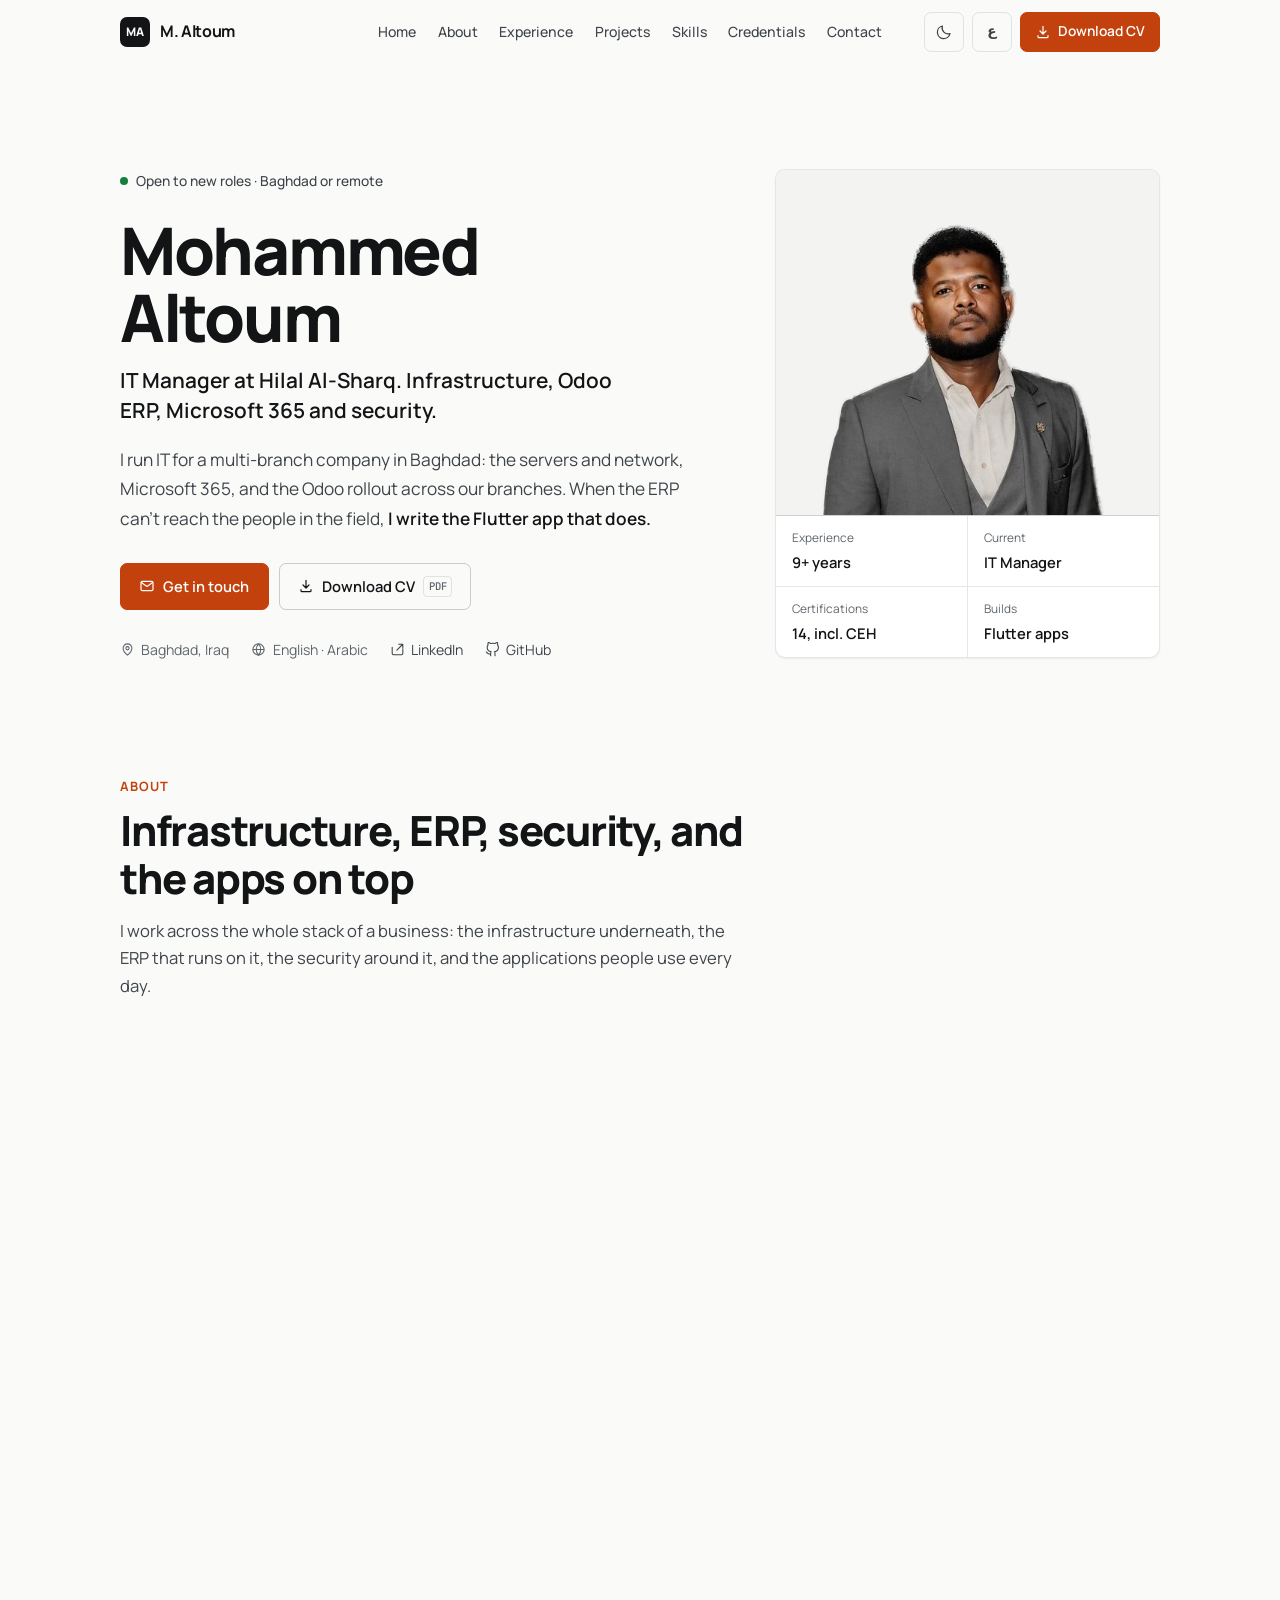
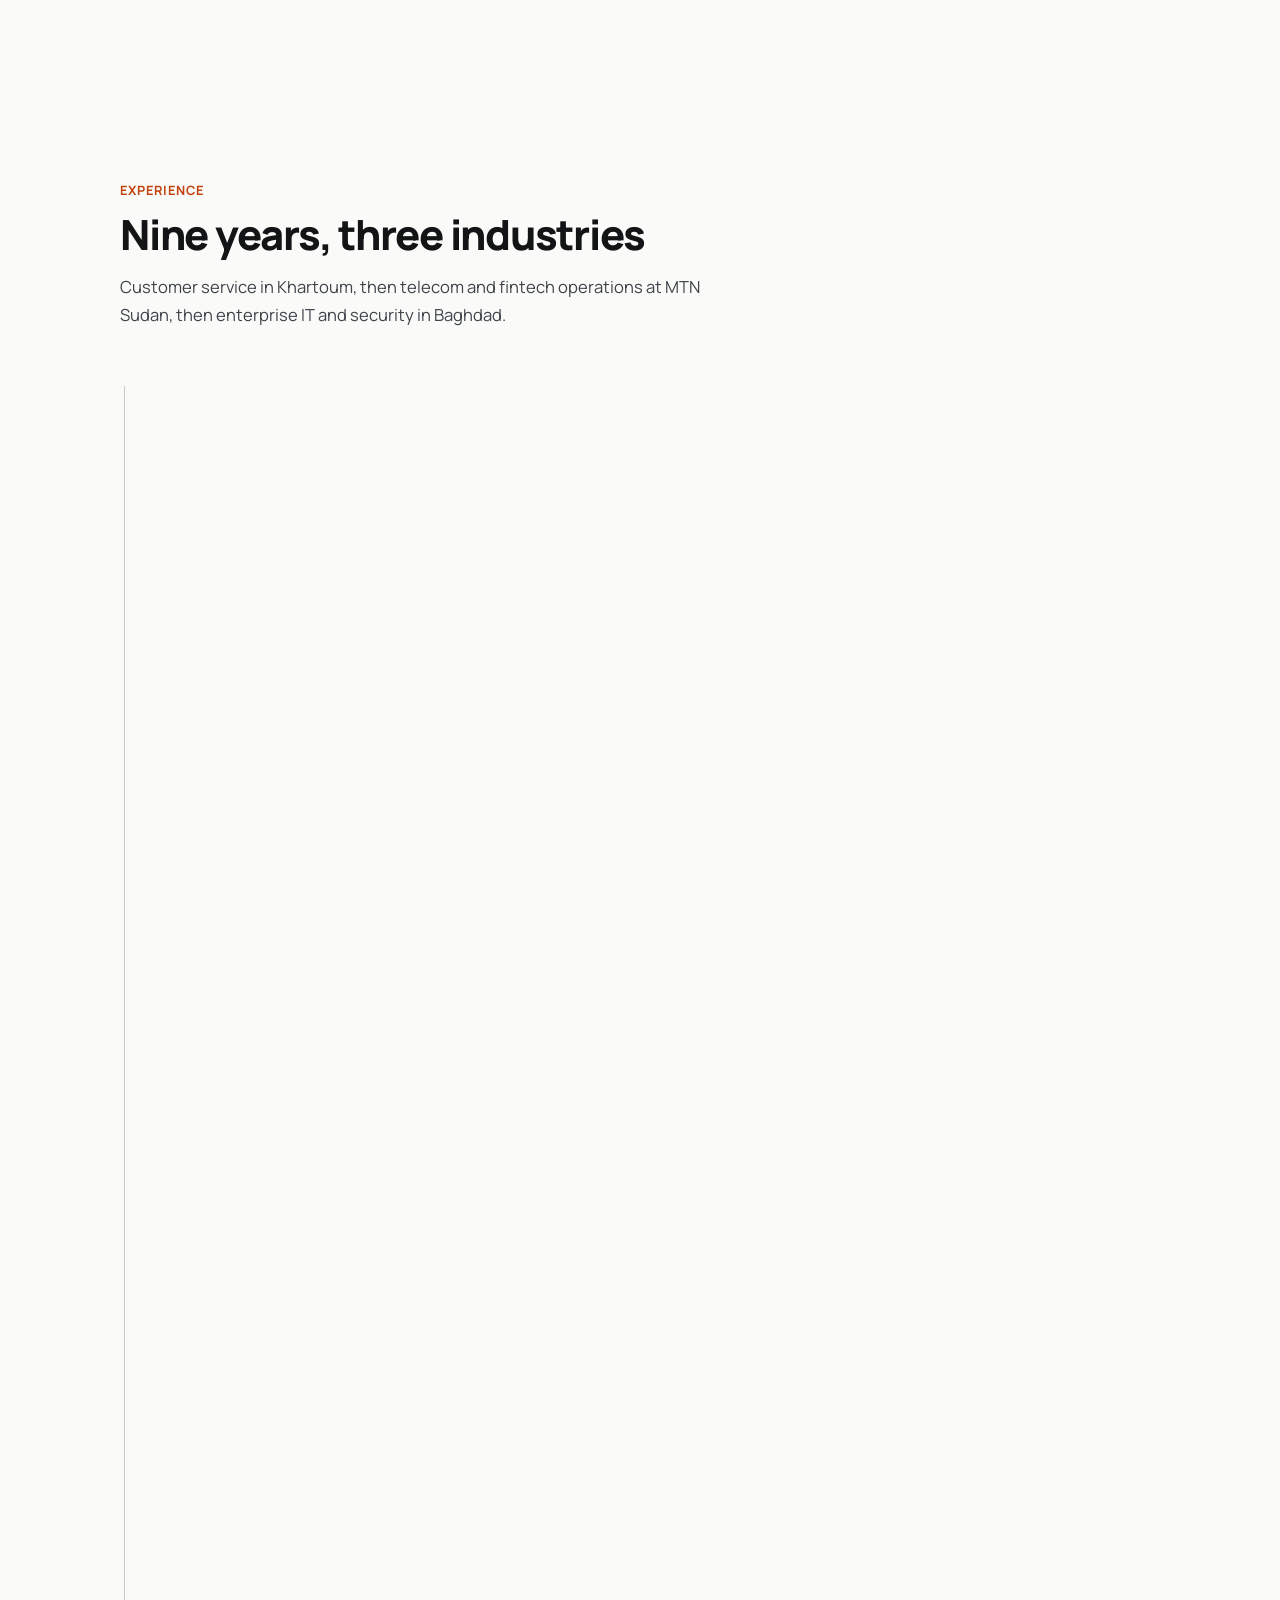
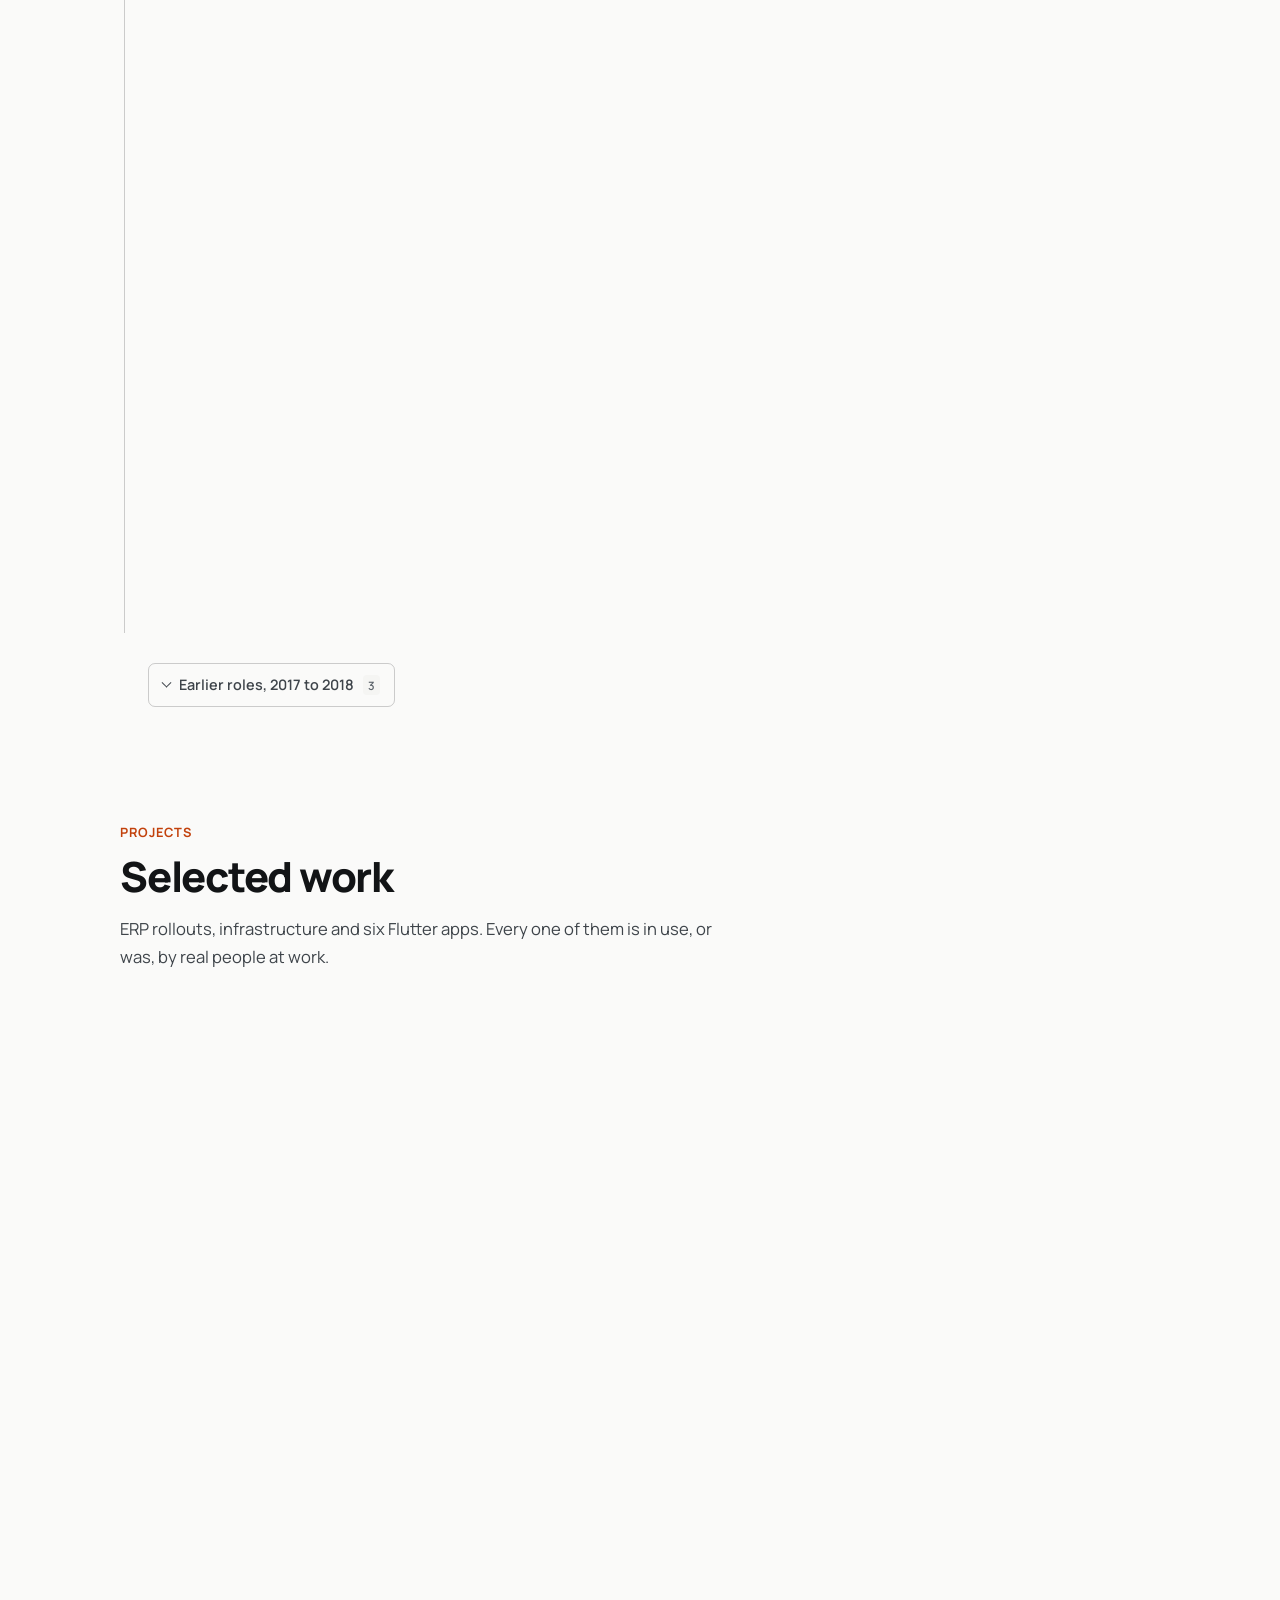
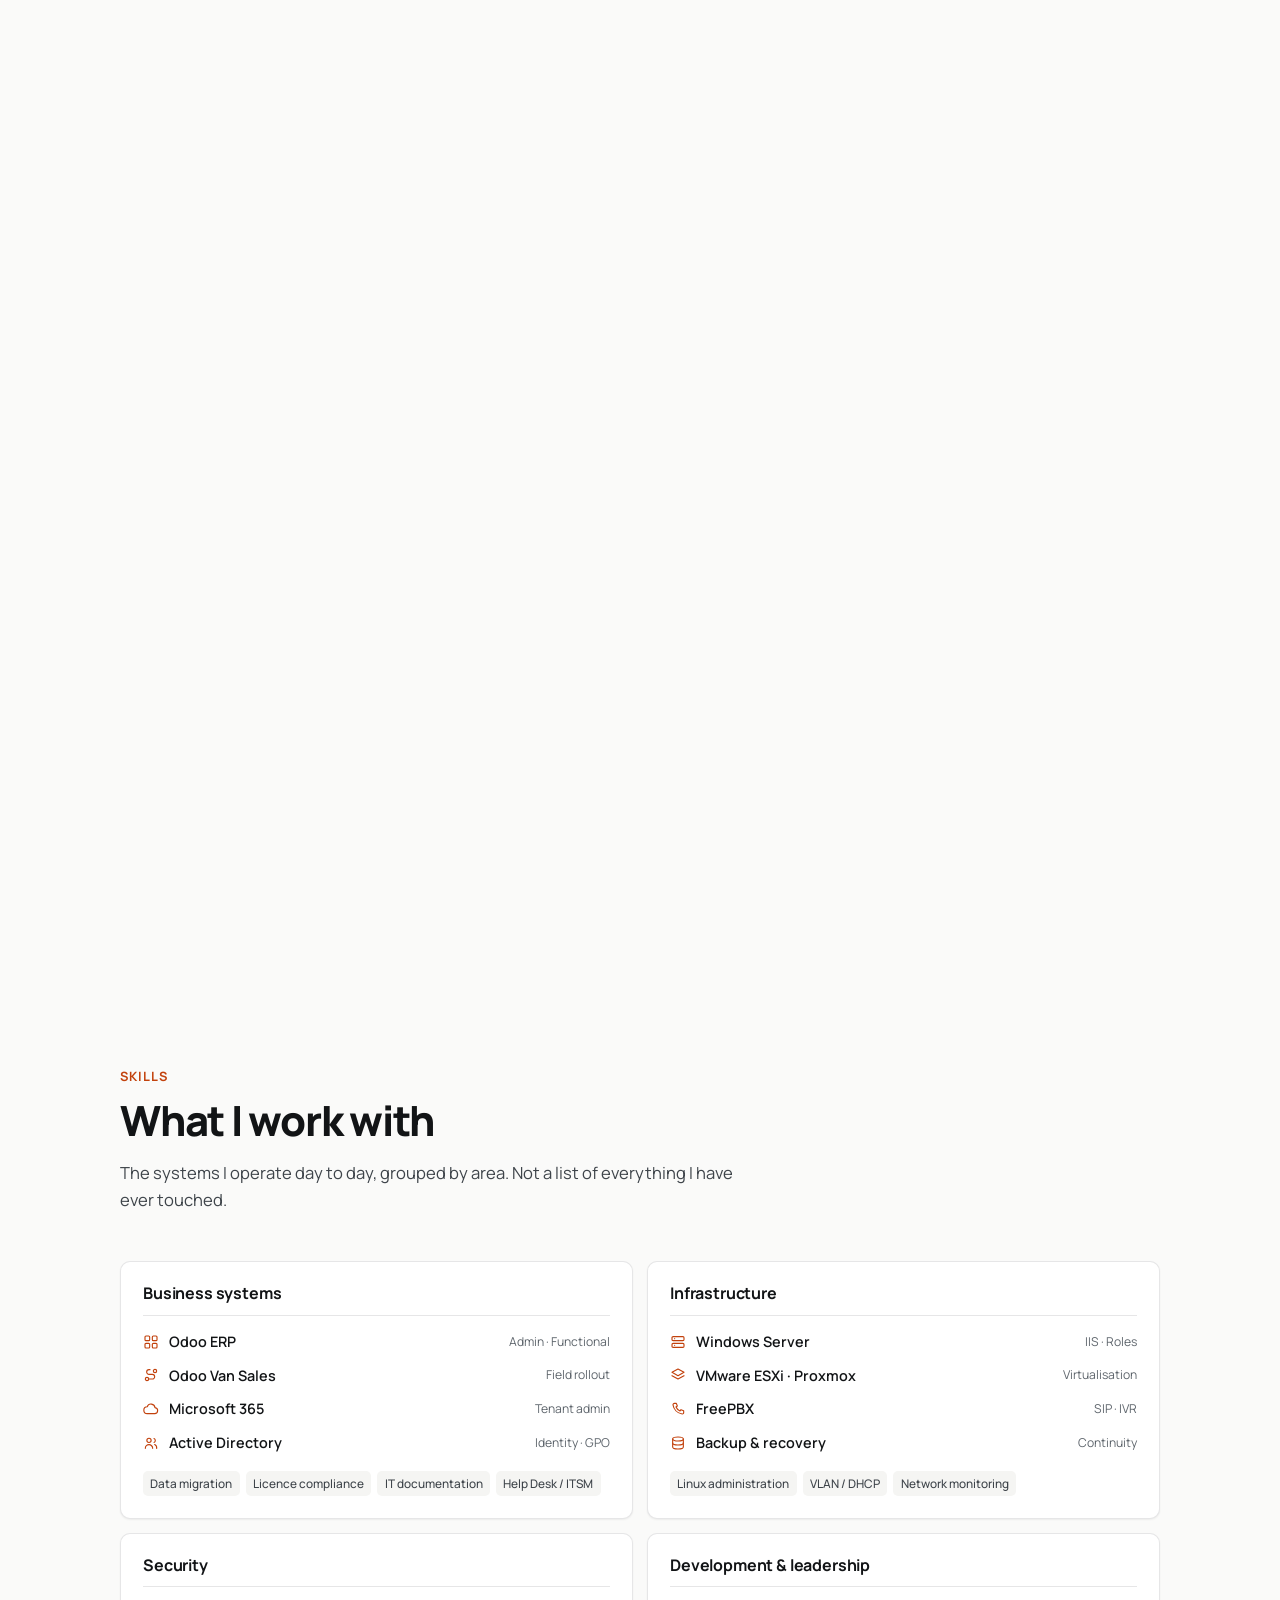
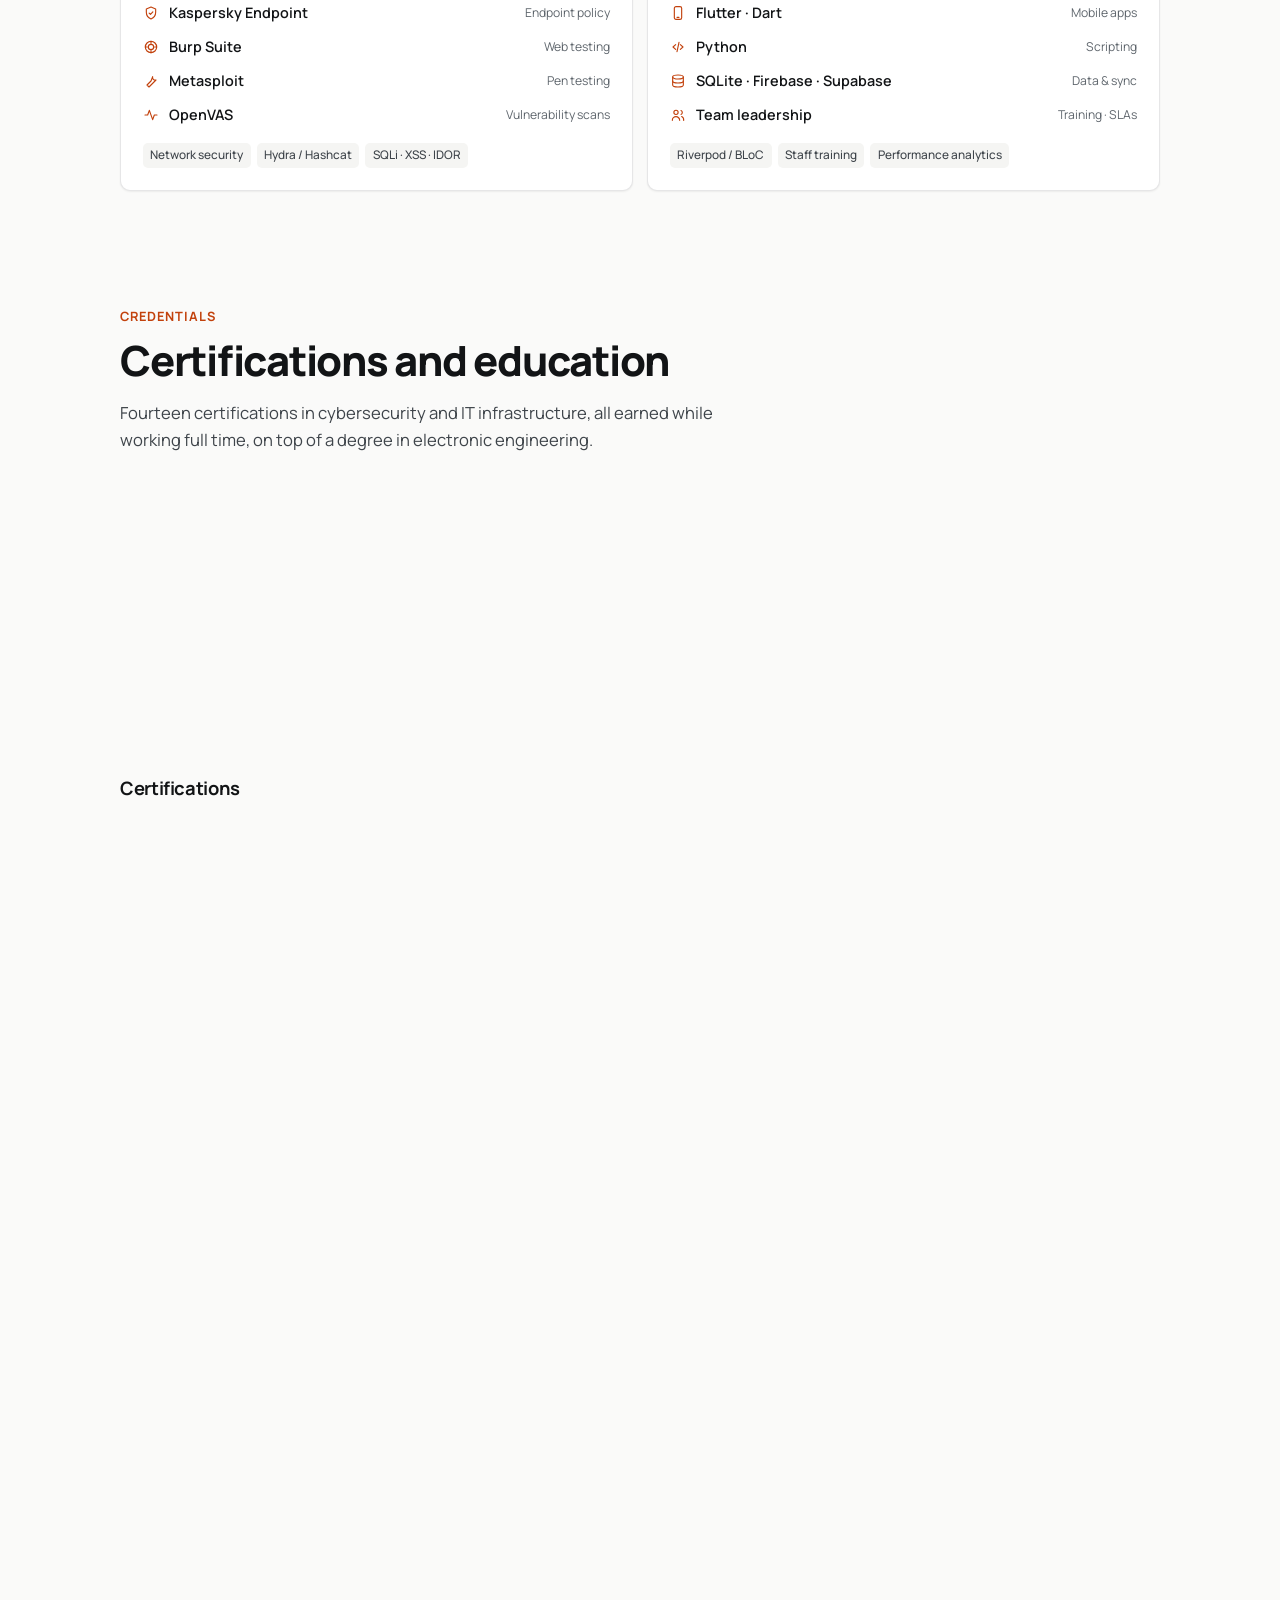
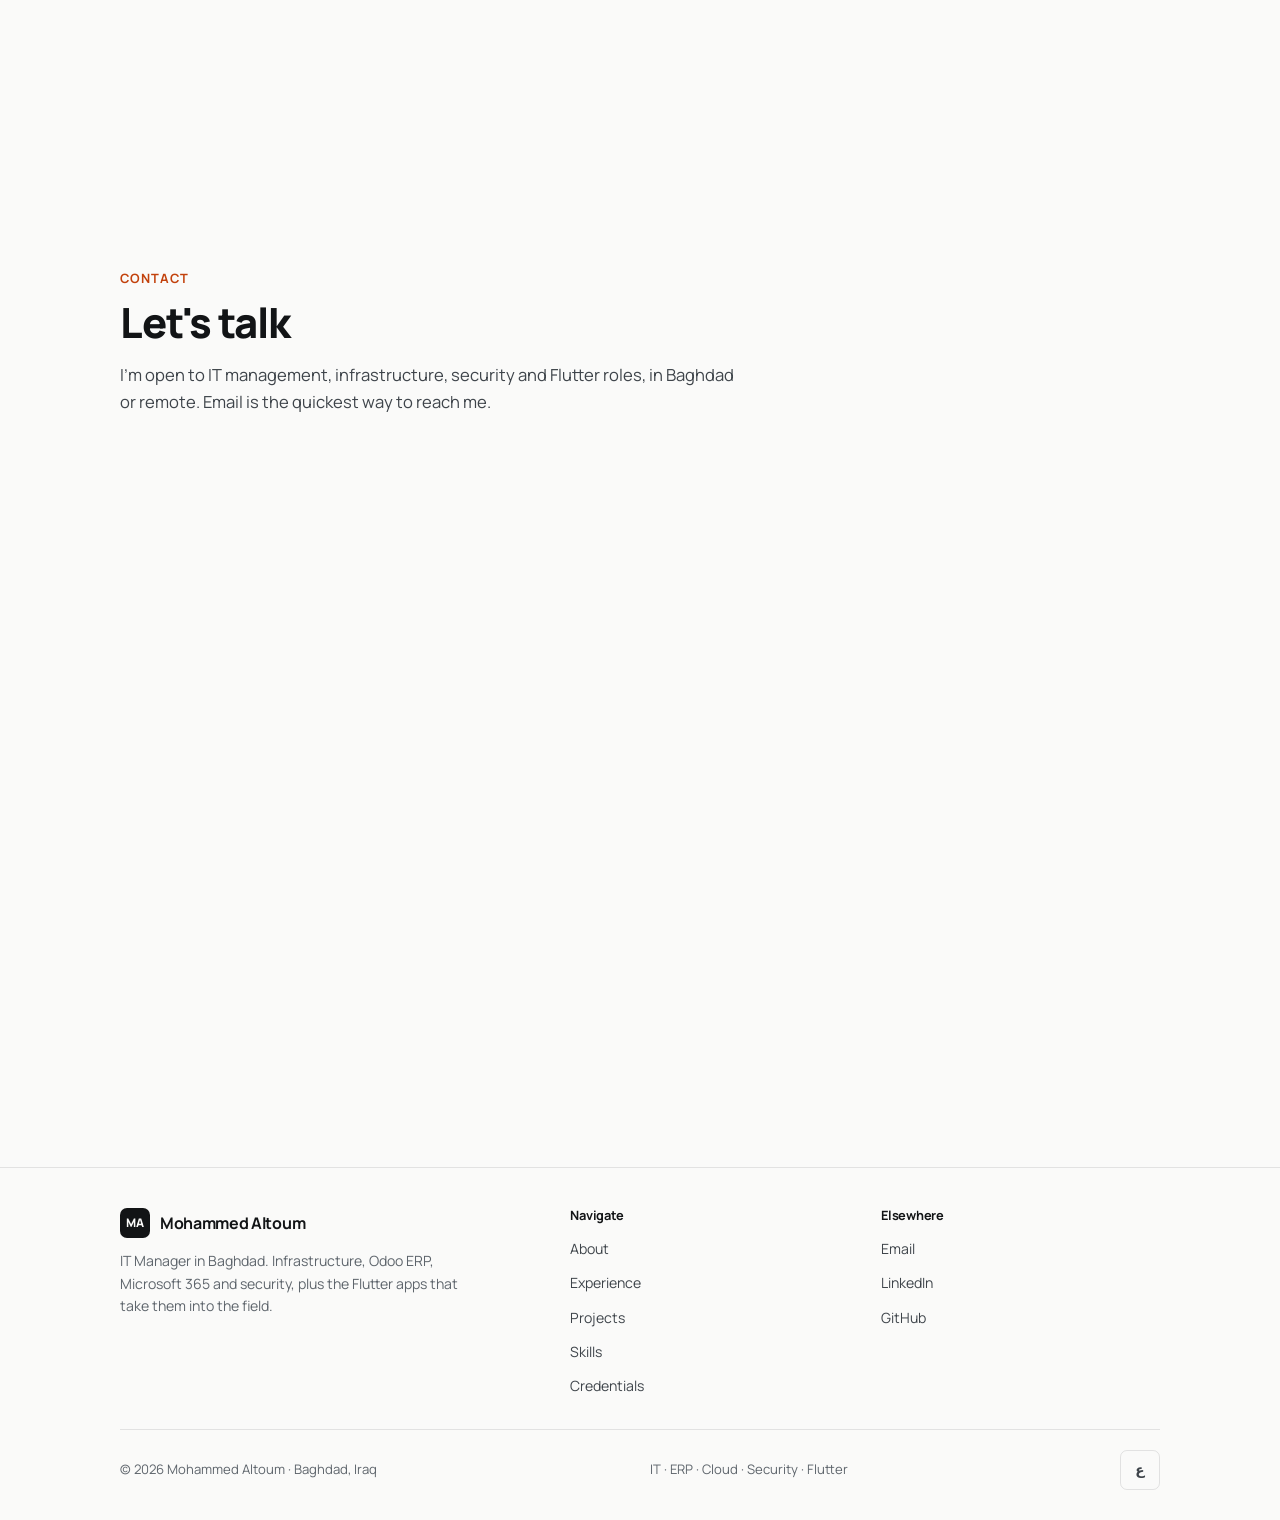
<file: index.html>
<!DOCTYPE html>
<html lang="en" dir="ltr">
<head>
<meta charset="UTF-8"/>
<meta name="viewport" content="width=device-width, initial-scale=1.0"/>

<!-- Content-Security-Policy.
     Everything the page needs is same-origin: the fonts are self-hosted and
     there are no third-party scripts, styles, images or XHR, so the policy can
     stay at default-src 'none' with narrow opt-ins. The single hash covers the
     inline JSON-LD block below; there is no other inline script and no inline
     style. frame-ancestors, HSTS and X-Content-Type-Options are ignored inside
     a meta tag and are sent as real headers instead — see ./_headers. -->
<meta http-equiv="Content-Security-Policy" content="
  default-src 'none';
  script-src 'self' 'sha256-itxgg+Xc7bTPU6fSJe99yJhv5NIdpY4opZH90RFQS30=';
  style-src 'self';
  font-src 'self';
  img-src 'self';
  connect-src 'none';
  object-src 'none';
  media-src 'none';
  frame-src 'none';
  worker-src 'none';
  manifest-src 'none';
  base-uri 'none';
  form-action 'none';
  upgrade-insecure-requests"/>
<meta name="referrer" content="strict-origin-when-cross-origin"/>

<script src="js/theme-init.js?v=3"></script>

<title data-en="Mohammed Altoum — IT Manager · Odoo ERP, Microsoft 365 &amp; Cybersecurity" data-ar="محمد التوم — مدير تقنية المعلومات · Odoo و Microsoft 365 والأمن السيبراني">Mohammed Altoum — IT Manager · Odoo ERP, Microsoft 365 &amp; Cybersecurity</title>
<meta name="description" data-i18n-content data-en="Mohammed Altoum — IT Manager in Baghdad, Iraq. IT infrastructure, Odoo ERP rollouts, Microsoft 365 and Active Directory, virtualisation, VoIP, cybersecurity and Flutter application development. CEH certified." data-ar="محمد التوم — مدير تقنية المعلومات في بغداد، العراق. البنية التحتية لتقنية المعلومات، تطبيق Odoo ERP، و Microsoft 365 و Active Directory، والمحاكاة الافتراضية، والاتصال الصوتي، والأمن السيبراني، وتطوير تطبيقات Flutter. حاصل على شهادة CEH." content="Mohammed Altoum — IT Manager in Baghdad, Iraq. IT infrastructure, Odoo ERP rollouts, Microsoft 365 and Active Directory, virtualisation, VoIP, cybersecurity and Flutter application development. CEH certified."/>
<meta name="author" content="Mohammed Altoum"/>
<meta name="theme-color" content="#101214"/>
<link rel="canonical" href="https://cv-res.moaxmohammed36.workers.dev/"/>
<link rel="icon" href="assets/favicon.ico?v=3" sizes="16x16 32x32 48x48"/>
<link rel="apple-touch-icon" href="assets/apple-touch-icon.png"/>

<meta property="og:type" content="profile"/>
<meta property="og:site_name" content="Mohammed Altoum"/>
<meta property="og:url" content="https://cv-res.moaxmohammed36.workers.dev/"/>
<meta property="og:locale" content="en_US"/>
<meta property="og:locale:alternate" content="ar_IQ"/>
<meta property="og:title" content="Mohammed Altoum — IT Manager · Odoo ERP, Microsoft 365 &amp; Cybersecurity"/>
<meta property="og:description" content="IT Manager in Baghdad. Infrastructure, Odoo ERP, Microsoft 365, virtualisation, VoIP and cybersecurity, plus six production Flutter apps. CEH certified."/>
<meta property="og:image" content="https://cv-res.moaxmohammed36.workers.dev/assets/images/portrait.webp"/>
<meta property="og:image:width" content="399"/>
<meta property="og:image:height" content="399"/>
<meta property="og:image:alt" content="Portrait of Mohammed Altoum"/>
<meta name="twitter:card" content="summary"/>
<meta name="twitter:title" content="Mohammed Altoum — IT Manager · Odoo ERP, Microsoft 365 &amp; Cybersecurity"/>
<meta name="twitter:description" content="IT Manager in Baghdad. Infrastructure, Odoo ERP, Microsoft 365, virtualisation, VoIP and cybersecurity, plus six production Flutter apps."/>
<meta name="twitter:image" content="https://cv-res.moaxmohammed36.workers.dev/assets/images/portrait.webp"/>

<link rel="preload" href="assets/fonts/manrope-latin.woff2" as="font" type="font/woff2" crossorigin/>
<link rel="stylesheet" href="css/style.css?v=3"/>
</head>
<body>

<a class="skip-link" href="#main" data-en="Skip to content" data-ar="تخطّي إلى المحتوى">Skip to content</a>

<!-- ══ ICON SPRITE ══ -->
<svg class="sprite" aria-hidden="true" focusable="false"><defs>
<symbol id="i-erp" viewBox="0 0 24 24"><rect x="3" y="3" width="7" height="7" rx="1.5"/><rect x="14" y="3" width="7" height="7" rx="1.5"/><rect x="3" y="14" width="7" height="7" rx="1.5"/><rect x="14" y="14" width="7" height="7" rx="1.5"/></symbol>
<symbol id="i-cloud" viewBox="0 0 24 24"><path d="M17.5 19a4.5 4.5 0 0 0 .5-8.97 6 6 0 0 0-11.64-1.4A4 4 0 0 0 6.5 19z"/></symbol>
<symbol id="i-shield" viewBox="0 0 24 24"><path d="M12 3l7 3v5c0 4.5-3 8.4-7 10-4-1.6-7-5.5-7-10V6z"/><path d="M9.2 12.2l2 2 3.6-3.9"/></symbol>
<symbol id="i-users" viewBox="0 0 24 24"><circle cx="9" cy="8" r="3.2"/><path d="M3.5 20a5.5 5.5 0 0 1 11 0"/><path d="M16.5 5.2a3.2 3.2 0 0 1 0 5.9"/><path d="M17.5 14.4a5.5 5.5 0 0 1 3 5.6"/></symbol>
<symbol id="i-server" viewBox="0 0 24 24"><rect x="3" y="4" width="18" height="6" rx="1.6"/><rect x="3" y="14" width="18" height="6" rx="1.6"/><path d="M7 7h.01M7 17h.01"/></symbol>
<symbol id="i-layers" viewBox="0 0 24 24"><path d="M12 3l9 5-9 5-9-5z"/><path d="M3 13l9 5 9-5"/></symbol>
<symbol id="i-cube" viewBox="0 0 24 24"><path d="M12 3l8 4.5v9L12 21l-8-4.5v-9z"/><path d="M12 12l8-4.5M12 12v9M12 12L4 7.5"/></symbol>
<symbol id="i-phone" viewBox="0 0 24 24"><path d="M6.5 3.5h3l1.5 4-2 1.5a12 12 0 0 0 6 6l1.5-2 4 1.5v3a2 2 0 0 1-2.2 2A16.5 16.5 0 0 1 4.5 5.7a2 2 0 0 1 2-2.2z"/></symbol>
<symbol id="i-database" viewBox="0 0 24 24"><ellipse cx="12" cy="6" rx="8" ry="3"/><path d="M4 6v6c0 1.7 3.6 3 8 3s8-1.3 8-3V6"/><path d="M4 12v6c0 1.7 3.6 3 8 3s8-1.3 8-3v-6"/></symbol>
<symbol id="i-pulse" viewBox="0 0 24 24"><path d="M3 12h4l2.5-7 5 14L17 12h4"/></symbol>
<symbol id="i-tool" viewBox="0 0 24 24"><path d="M14.5 5.5a4 4 0 0 0 5 5L15 15l-6 6-3-3 6-6z"/></symbol>
<symbol id="i-target" viewBox="0 0 24 24"><circle cx="12" cy="12" r="8.5"/><circle cx="12" cy="12" r="4"/><path d="M12 3.5v3M12 17.5v3M3.5 12h3M17.5 12h3"/></symbol>
<symbol id="i-mobile" viewBox="0 0 24 24"><rect x="6.5" y="2.5" width="11" height="19" rx="2.5"/><path d="M10.5 18.5h3"/></symbol>
<symbol id="i-route" viewBox="0 0 24 24"><circle cx="6" cy="18" r="2.5"/><circle cx="18" cy="6" r="2.5"/><path d="M8.5 18H14a3.5 3.5 0 0 0 0-7H9a3.5 3.5 0 0 1 0-7h1.5"/></symbol>
<symbol id="i-sun" viewBox="0 0 24 24"><circle cx="12" cy="12" r="4.2"/><path d="M12 2.5v2M12 19.5v2M2.5 12h2M19.5 12h2M5.2 5.2l1.4 1.4M17.4 17.4l1.4 1.4M18.8 5.2l-1.4 1.4M6.6 17.4l-1.4 1.4"/></symbol>
<symbol id="i-moon" viewBox="0 0 24 24"><path d="M20 14.2A8.2 8.2 0 0 1 9.8 4a8.5 8.5 0 1 0 10.2 10.2z"/></symbol>
<symbol id="i-net" viewBox="0 0 24 24"><circle cx="12" cy="12" r="9"/><path d="M3.2 9.5h17.6M3.2 14.5h17.6"/><path d="M12 3c2.6 2.7 3.9 5.7 3.9 9s-1.3 6.3-3.9 9c-2.6-2.7-3.9-5.7-3.9-9S9.4 5.7 12 3z"/></symbol>
<symbol id="i-code" viewBox="0 0 24 24"><path d="M8.5 8.5L4.5 12l4 3.5M15.5 8.5l4 3.5-4 3.5M13.5 5l-3 14"/></symbol>
<symbol id="i-mail" viewBox="0 0 24 24"><rect x="3" y="5" width="18" height="14" rx="2.2"/><path d="M3.6 6.6l8.4 6 8.4-6"/></symbol>
<symbol id="i-link" viewBox="0 0 24 24"><path d="M3.5 8.5v10a2 2 0 0 0 2 2h13a2 2 0 0 0 2-2v-7"/><path d="M14 3.5h6.5V10M20 4L11 13"/></symbol>
<symbol id="i-pin" viewBox="0 0 24 24"><path d="M12 21s7-5.6 7-11a7 7 0 1 0-14 0c0 5.4 7 11 7 11z"/><circle cx="12" cy="10" r="2.6"/></symbol>
<symbol id="i-globe" viewBox="0 0 24 24"><circle cx="12" cy="12" r="9"/><path d="M3.5 12h17M12 3a13 13 0 0 1 0 18 13 13 0 0 1 0-18z"/></symbol>
<symbol id="i-arrow" viewBox="0 0 24 24"><path d="M5 12h13M13 6.5l5.5 5.5L13 17.5"/></symbol>
<symbol id="i-up" viewBox="0 0 24 24"><path d="M12 19V5M6 11l6-6 6 6"/></symbol>
<symbol id="i-menu" viewBox="0 0 24 24"><path d="M4 7h16M4 12h16M4 17h16"/></symbol>
<symbol id="i-close" viewBox="0 0 24 24"><path d="M6 6l12 12M18 6L6 18"/></symbol>
<symbol id="i-download" viewBox="0 0 24 24"><path d="M12 3.5v11M7.5 10.5L12 15l4.5-4.5"/><path d="M4.5 17.5v1.6a1.4 1.4 0 0 0 1.4 1.4h12.2a1.4 1.4 0 0 0 1.4-1.4v-1.6"/></symbol>
<symbol id="i-github" viewBox="0 0 24 24"><path d="M9 19c-5 1.5-5-2.5-7-3m14 6v-3.87a3.37 3.37 0 0 0-.94-2.61c3.14-.35 6.44-1.54 6.44-7A5.44 5.44 0 0 0 20 4.77 5.07 5.07 0 0 0 19.91 1S18.73.65 16 2.48a13.38 13.38 0 0 0-7 0C6.27.65 5.09 1 5.09 1A5.07 5.07 0 0 0 5 4.77a5.44 5.44 0 0 0-1.5 3.78c0 5.42 3.3 6.61 6.44 7A3.37 3.37 0 0 0 9 18.13V22"/></symbol>
<symbol id="i-briefcase" viewBox="0 0 24 24"><rect x="3" y="7.5" width="18" height="12.5" rx="2"/><path d="M9 7.5V5.6A1.6 1.6 0 0 1 10.6 4h2.8A1.6 1.6 0 0 1 15 5.6v1.9M3 12.5h18"/></symbol>
</defs></svg>

<!-- ══ NAVIGATION ══ -->
<header class="nav" id="nav">
  <div class="nav-inner">
    <a class="brand" href="#hero" aria-label="Mohammed Altoum — home">
      <span class="brand-mark" aria-hidden="true">MA</span>
      <span data-en="M. Altoum" data-ar="م. التوم">M. Altoum</span>
    </a>

    <nav class="nav-links" aria-label="Primary">
      <a class="nav-link" href="#hero" data-en="Home" data-ar="الرئيسية">Home</a>
      <a class="nav-link" href="#about" data-en="About" data-ar="نبذة">About</a>
      <a class="nav-link" href="#experience" data-en="Experience" data-ar="الخبرات">Experience</a>
      <a class="nav-link" href="#projects" data-en="Projects" data-ar="المشاريع">Projects</a>
      <a class="nav-link" href="#skills" data-en="Skills" data-ar="المهارات">Skills</a>
      <a class="nav-link" href="#credentials" data-en="Credentials" data-ar="الاعتمادات">Credentials</a>
      <a class="nav-link" href="#contact" data-en="Contact" data-ar="التواصل">Contact</a>
    </nav>

    <div class="nav-tools">
      <button class="icon-btn theme-btn" type="button" aria-pressed="false"
              data-en-aria="Switch between light and dark theme" data-ar-aria="التبديل بين الوضع الفاتح والداكن"
              aria-label="Switch between light and dark theme">
        <svg class="ico-sun" aria-hidden="true"><use href="#i-sun"/></svg>
        <svg class="ico-moon" aria-hidden="true"><use href="#i-moon"/></svg>
      </button>
      <button class="icon-btn lang-btn" type="button"
              data-en-aria="Switch the site to Arabic" data-ar-aria="تحويل الموقع إلى الإنجليزية"
              aria-label="Switch the site to Arabic">ع</button>
      <a class="btn btn-primary nav-cv" href="Mohammed-Altoum-CV.pdf" download="Mohammed-Altoum-CV.pdf"
         data-en-aria="Download CV (PDF)" data-ar-aria="تحميل السيرة الذاتية (PDF)" aria-label="Download CV (PDF)">
        <svg aria-hidden="true"><use href="#i-download"/></svg>
        <span data-en="Download CV" data-ar="تحميل السيرة">Download CV</span>
      </a>
      <button class="icon-btn burger" id="burger" type="button" aria-expanded="false" aria-controls="drawer"
              data-en-aria="Menu" data-ar-aria="القائمة" aria-label="Menu">
        <svg class="ico-menu" aria-hidden="true"><use href="#i-menu"/></svg>
        <svg class="ico-close" aria-hidden="true"><use href="#i-close"/></svg>
      </button>
    </div>
  </div>
</header>

<div class="drawer" id="drawer">
  <a href="#hero" data-en="Home" data-ar="الرئيسية">Home</a>
  <a href="#about" data-en="About" data-ar="نبذة">About</a>
  <a href="#experience" data-en="Experience" data-ar="الخبرات">Experience</a>
  <a href="#projects" data-en="Projects" data-ar="المشاريع">Projects</a>
  <a href="#skills" data-en="Skills" data-ar="المهارات">Skills</a>
  <a href="#credentials" data-en="Credentials" data-ar="الاعتمادات">Credentials</a>
  <a href="#contact" data-en="Contact" data-ar="التواصل">Contact</a>
  <a class="btn btn-primary" href="Mohammed-Altoum-CV.pdf" download="Mohammed-Altoum-CV.pdf">
    <svg aria-hidden="true"><use href="#i-download"/></svg>
    <span data-en="Download CV (PDF)" data-ar="تحميل السيرة (PDF)">Download CV (PDF)</span>
  </a>
</div>

<main id="main">

<!-- ══ HERO ══ -->
<section class="hero" id="hero">
  <div class="shell">
    <div class="hero-grid">

      <div class="hero-copy">
        <p class="hero-status">
          <span class="dot" aria-hidden="true"></span>
          <span data-en="Open to new roles · Baghdad or remote" data-ar="متاح لفرص جديدة · بغداد أو عن بُعد">Open to new roles · Baghdad or remote</span>
        </p>

        <h1 data-en="Mohammed Altoum" data-ar="محمد التوم">Mohammed Altoum</h1>
        <p class="hero-role" data-en="IT Manager at Hilal Al-Sharq. Infrastructure, Odoo ERP, Microsoft 365 and security." data-ar="مدير تقنية المعلومات في شركة هلال الشرق. البنية التحتية و Odoo ERP و Microsoft 365 والأمن.">IT Manager at Hilal Al-Sharq. Infrastructure, Odoo ERP, Microsoft 365 and security.</p>

        <p class="lede" data-en="I run IT for a multi-branch company in Baghdad: the servers and network, Microsoft 365, and the Odoo rollout across our branches. When the ERP can't reach the people in the field, <strong>I write the Flutter app that does.</strong>" data-ar="أدير تقنية المعلومات لشركة متعددة الفروع في بغداد: الخوادم والشبكة و Microsoft 365 وتطبيق Odoo في فروعنا. وحين لا يصل نظام ERP إلى فرق الميدان، <strong>أكتب تطبيق Flutter الذي يصل.</strong>">I run IT for a multi-branch company in Baghdad: the servers and network, Microsoft 365, and the Odoo rollout across our branches. When the ERP can't reach the people in the field, <strong>I write the Flutter app that does.</strong></p>

        <div class="hero-actions">
          <a class="btn btn-primary" href="#contact">
            <svg aria-hidden="true"><use href="#i-mail"/></svg>
            <span data-en="Get in touch" data-ar="تواصل معي">Get in touch</span>
          </a>
          <a class="btn btn-ghost" href="Mohammed-Altoum-CV.pdf" download="Mohammed-Altoum-CV.pdf"
             data-en-aria="Download CV (PDF)" data-ar-aria="تحميل السيرة الذاتية (PDF)" aria-label="Download CV (PDF)">
            <svg aria-hidden="true"><use href="#i-download"/></svg>
            <span data-en="Download CV" data-ar="تحميل السيرة">Download CV</span>
            <span class="btn-hint">PDF</span>
          </a>
        </div>

        <div class="hero-meta">
          <span><svg aria-hidden="true"><use href="#i-pin"/></svg><span data-en="Baghdad, Iraq" data-ar="بغداد، العراق">Baghdad, Iraq</span></span>
          <span><svg aria-hidden="true"><use href="#i-globe"/></svg><span data-en="English · Arabic" data-ar="الإنجليزية · العربية">English · Arabic</span></span>
          <a href="https://www.linkedin.com/in/mohammed-abdallah28" rel="noopener noreferrer" target="_blank"><svg aria-hidden="true"><use href="#i-link"/></svg>LinkedIn</a>
          <a href="https://github.com/moax342" rel="noopener noreferrer" target="_blank"><svg aria-hidden="true"><use href="#i-github"/></svg>GitHub</a>
        </div>
      </div>

      <!-- The portrait, with the four facts a recruiter checks first under it. -->
      <aside class="idcard" data-en-aria="Profile summary" data-ar-aria="ملخص الملف" aria-label="Profile summary">
        <div class="portrait-frame">
          <img class="portrait" src="assets/images/portrait.webp" width="399" height="399"
               fetchpriority="high" decoding="async"
               data-en-aria="Portrait of Mohammed Altoum" data-ar-aria="صورة محمد التوم"
               alt="Portrait of Mohammed Altoum"/>
        </div>

        <dl class="idcard-rows">
          <div><dt data-en="Experience" data-ar="الخبرة">Experience</dt><dd data-en="9+ years" data-ar="+٩ سنوات">9+ years</dd></div>
          <div><dt data-en="Current" data-ar="الحالي">Current</dt><dd data-en="IT Manager" data-ar="مدير تقنية المعلومات">IT Manager</dd></div>
          <div><dt data-en="Certifications" data-ar="الشهادات">Certifications</dt><dd data-en="14, incl. CEH" data-ar="١٤، منها CEH">14, incl. CEH</dd></div>
          <div><dt data-en="Builds" data-ar="يطوّر">Builds</dt><dd data-en="Flutter apps" data-ar="تطبيقات Flutter">Flutter apps</dd></div>
        </dl>
      </aside>

    </div>
  </div>
</section>

<!-- ══ ABOUT ══ -->
<section class="section" id="about">
  <div class="shell">
    <div class="sec-head">
      <span class="sec-index" data-en="About" data-ar="نبذة">About</span>
      <h2 data-en="Infrastructure, ERP, security, and the apps on top" data-ar="البنية التحتية وأنظمة ERP والأمن، والتطبيقات فوقها">Infrastructure, ERP, security, and the apps on top</h2>
      <p class="sec-lede" data-en="I work across the whole stack of a business: the infrastructure underneath, the ERP that runs on it, the security around it, and the applications people use every day." data-ar="أعمل عبر طبقات الشركة كلها: البنية التحتية في الأساس، ونظام ERP الذي يعمل عليها، والأمن المحيط بها، والتطبيقات التي يستخدمها الناس كل يوم.">I work across the whole stack of a business: the infrastructure underneath, the ERP that runs on it, the security around it, and the applications people use every day.</p>
    </div>

    <div class="about-grid">
      <div class="about-copy rv">
        <p data-en="I'm an IT professional in Baghdad, and the part of the job I enjoy most is helping people feel confident with technology: fixing the problem, explaining it in plain language, or showing them a better way to work." data-ar="أنا متخصص في تقنية المعلومات مقيم في بغداد، أستمتع بمساعدة الناس ليشعروا بثقة أكبر مع التكنولوجيا: سواء بحل مشكلة، أو بشرح فكرة بلغة بسيطة، أو بعرض طريقة أفضل للعمل.">I'm an IT professional in Baghdad, and the part of the job I enjoy most is helping people feel confident with technology: fixing the problem, explaining it in plain language, or showing them a better way to work.</p>
        <p data-en="My route here was unusual and I think it's the reason the work holds up: electronic engineering, then telecom field work, then five years of fintech and back-office operations at MTN Sudan, then enterprise IT. I learned what a business actually needs from a system before I ever had to build one." data-ar="كان طريقي إلى هنا غير تقليدي، وأظن أن هذا سبب صلابة العمل: هندسة إلكترونية، ثم عمل ميداني في الاتصالات، ثم خمس سنوات في التقنية المالية والعمليات الداخلية في MTN السودان، ثم تقنية معلومات المؤسسات. تعلّمت ما تحتاجه الشركة فعلياً من النظام قبل أن أُطالَب ببناء واحد.">My route here was unusual and I think it's the reason the work holds up: electronic engineering, then telecom field work, then five years of fintech and back-office operations at MTN Sudan, then enterprise IT. I learned what a business actually needs from a system before I ever had to build one.</p>
        <p data-en="Today I run an entire IT function, and I write software when off-the-shelf tools fall short. <strong>I'd rather leave behind a documented system than an indispensable person.</strong>" data-ar="اليوم أدير وظيفة تقنية معلومات كاملة، وأكتب البرمجيات حين لا تكفي الأدوات الجاهزة. <strong>أفضّل أن أترك خلفي نظاماً موثّقاً بدلاً من شخص لا غنى عنه.</strong>">Today I run an entire IT function, and I write software when off-the-shelf tools fall short. <strong>I'd rather leave behind a documented system than an indispensable person.</strong></p>

        <div class="stats">
          <div class="stat">
            <div class="stat-num"><span data-count="9">9</span>+</div>
            <div class="stat-label" data-en="Years in IT, telecom &amp; fintech" data-ar="سنوات في تقنية المعلومات والاتصالات والتقنية المالية">Years in IT, telecom &amp; fintech</div>
          </div>
          <div class="stat">
            <div class="stat-num"><span data-count="6">6</span></div>
            <div class="stat-label" data-en="Flutter apps designed &amp; shipped" data-ar="تطبيقات Flutter صُممت وأُطلقت">Flutter apps designed &amp; shipped</div>
          </div>
          <div class="stat">
            <div class="stat-num"><span data-count="70">70</span>%</div>
            <div class="stat-label" data-en="Less daily data entry after internal tooling" data-ar="انخفاض إدخال البيانات اليومي بعد الأدوات الداخلية">Less daily data entry after internal tooling</div>
          </div>
          <div class="stat">
            <div class="stat-num"><span data-count="14">14</span></div>
            <div class="stat-label" data-en="Professional certifications" data-ar="شهادة احترافية">Professional certifications</div>
          </div>
        </div>
      </div>

      <div class="about-side rv rv-d1">
        <div class="domains">
          <div class="domain card">
            <span class="domain-ico" aria-hidden="true"><svg><use href="#i-users"/></svg></span>
            <div>
              <h3 data-en="IT Management" data-ar="إدارة تقنية المعلومات">IT Management</h3>
              <p data-en="Own the full IT function: policy, budgetary tooling decisions, staff training and documentation." data-ar="إدارة وظيفة تقنية المعلومات بالكامل: السياسات وقرارات الأدوات وتدريب الموظفين والتوثيق.">Own the full IT function: policy, budgetary tooling decisions, staff training and documentation.</p>
            </div>
          </div>
          <div class="domain card">
            <span class="domain-ico" aria-hidden="true"><svg><use href="#i-erp"/></svg></span>
            <div>
              <h3 data-en="ERP &amp; Odoo" data-ar="أنظمة ERP و Odoo">ERP &amp; Odoo</h3>
              <p data-en="Multi-branch Odoo rollout, data migration, Van Sales in the field, users and access." data-ar="تطبيق Odoo متعدد الفروع، وترحيل البيانات، و Van Sales في الميدان، وإدارة المستخدمين والصلاحيات.">Multi-branch Odoo rollout, data migration, Van Sales in the field, users and access.</p>
            </div>
          </div>
          <div class="domain card">
            <span class="domain-ico" aria-hidden="true"><svg><use href="#i-cloud"/></svg></span>
            <div>
              <h3 data-en="Cloud &amp; Microsoft 365" data-ar="السحابة و Microsoft 365">Cloud &amp; Microsoft 365</h3>
              <p data-en="Tenant administration, Active Directory identity, group policy and licence compliance." data-ar="إدارة المستأجر، وهوية Active Directory، وسياسات المجموعة، والامتثال للتراخيص.">Tenant administration, Active Directory identity, group policy and licence compliance.</p>
            </div>
          </div>
          <div class="domain card">
            <span class="domain-ico" aria-hidden="true"><svg><use href="#i-shield"/></svg></span>
            <div>
              <h3 data-en="Cybersecurity" data-ar="الأمن السيبراني">Cybersecurity</h3>
              <p data-en="Endpoint policy and access control, vulnerability assessment, and CTF practice to stay honest." data-ar="سياسة أمن الأجهزة والتحكم بالوصول، وتقييم الثغرات، وممارسة CTF للحفاظ على الجاهزية.">Endpoint policy and access control, vulnerability assessment, and CTF practice to stay honest.</p>
            </div>
          </div>
          <div class="domain card">
            <span class="domain-ico" aria-hidden="true"><svg><use href="#i-net"/></svg></span>
            <div>
              <h3 data-en="Networking &amp; Infrastructure" data-ar="الشبكات والبنية التحتية">Networking &amp; Infrastructure</h3>
              <p data-en="Servers, VMware ESXi and Proxmox, VLANs, VoIP, backup and recovery, monitoring." data-ar="الخوادم، و VMware ESXi و Proxmox، وشبكات VLAN، والاتصال الصوتي، والنسخ والاستعادة، والمراقبة.">Servers, VMware ESXi and Proxmox, VLANs, VoIP, backup and recovery, monitoring.</p>
            </div>
          </div>
          <div class="domain card">
            <span class="domain-ico" aria-hidden="true"><svg><use href="#i-code"/></svg></span>
            <div>
              <h3 data-en="Software Development" data-ar="تطوير البرمجيات">Software Development</h3>
              <p data-en="Six Flutter apps in production. Offline-first, bilingual, connected to Odoo, used by real staff." data-ar="ستة تطبيقات Flutter إنتاجية، تعمل دون إنترنت، ثنائية اللغة، مرتبطة بـ Odoo، ووصلت لمستخدمين حقيقيين.">Six Flutter apps in production. Offline-first, bilingual, connected to Odoo, used by real staff.</p>
            </div>
          </div>
        </div>
      </div>
    </div>
  </div>
</section>

<!-- ══ EXPERIENCE ══ -->
<section class="section" id="experience">
  <div class="shell">
    <div class="sec-head">
      <span class="sec-index" data-en="Experience" data-ar="الخبرات">Experience</span>
      <h2 data-en="Nine years, three industries" data-ar="تسع سنوات في ثلاثة قطاعات">Nine years, three industries</h2>
      <p class="sec-lede" data-en="Customer service in Khartoum, then telecom and fintech operations at MTN Sudan, then enterprise IT and security in Baghdad." data-ar="خدمة العملاء في الخرطوم، ثم الاتصالات وعمليات التقنية المالية في MTN السودان، ثم تقنية المعلومات والأمن للمؤسسات في بغداد.">Customer service in Khartoum, then telecom and fintech operations at MTN Sudan, then enterprise IT and security in Baghdad.</p>
    </div>

    <ol class="timeline">

      <li class="tl-item now rv">
        <article class="tl-card card">
          <div class="tl-top">
            <span class="tl-period" data-en="May 2025 – Present" data-ar="مايو ٢٠٢٥ – حتى الآن">May 2025 – Present</span>
            <span class="badge badge-now" data-en="Current" data-ar="حالياً">Current</span>
          </div>
          <h3 data-en="IT Manager" data-ar="مدير تقنية المعلومات">IT Manager</h3>
          <div class="tl-org" data-en="Hilal Al-Sharq Co. · Baghdad, Iraq · On-site" data-ar="شركة هلال الشرق · بغداد، العراق · حضوري">Hilal Al-Sharq Co. · Baghdad, Iraq · On-site</div>
          <ul class="tl-list">
            <li data-en="Own the full IT function: infrastructure, networks, servers, virtualisation and enterprise applications." data-ar="أدير وظيفة تقنية المعلومات بالكامل: البنية التحتية والشبكات والخوادم والمحاكاة الافتراضية وتطبيقات المؤسسات.">Own the full IT function: infrastructure, networks, servers, virtualisation and enterprise applications.</li>
            <li data-en="Lead the Odoo ERP rollout across the branch network and build the mobile apps that extend it into the field." data-ar="أقود تطبيق نظام Odoo ERP عبر شبكة الفروع وأبني تطبيقات الجوال التي توسّعه إلى الميدان.">Lead the Odoo ERP rollout across the branch network and build the mobile apps that extend it into the field.</li>
            <li data-en="Administer Microsoft 365 and Active Directory, and set the endpoint security and access-control policy." data-ar="أدير Microsoft 365 و Active Directory، وأضع سياسة أمن الأجهزة الطرفية والتحكم بالوصول.">Administer Microsoft 365 and Active Directory, and set the endpoint security and access-control policy.</li>
            <li data-en="Train staff and document infrastructure so knowledge stays with the company rather than any one person." data-ar="أدرّب الموظفين وأوثّق البنية التحتية لتبقى المعرفة لدى الشركة لا لدى شخص واحد.">Train staff and document infrastructure so knowledge stays with the company rather than any one person.</li>
          </ul>
          <div class="tl-tags">
            <span class="tag">Odoo ERP</span><span class="tag">Microsoft 365</span><span class="tag">Active Directory</span><span class="tag">Flutter</span><span class="tag" data-en="Endpoint security" data-ar="أمن الأجهزة">Endpoint security</span>
          </div>
        </article>
      </li>

      <li class="tl-item rv">
        <article class="tl-card card">
          <div class="tl-top">
            <span class="tl-period" data-en="Jan 2025 – Sep 2025" data-ar="يناير ٢٠٢٥ – سبتمبر ٢٠٢٥">Jan 2025 – Sep 2025</span>
          </div>
          <h3 data-en="System Administrator" data-ar="مدير الأنظمة">System Administrator</h3>
          <div class="tl-org" data-en="Hilal Al-Sharq Co. · Iraq · On-site" data-ar="شركة هلال الشرق · العراق · حضوري">Hilal Al-Sharq Co. · Iraq · On-site</div>
          <ul class="tl-list">
            <li data-en="Ran the virtualisation estate on VMware ESXi and Proxmox, covering provisioning, backup and recovery." data-ar="أدرت بيئة المحاكاة الافتراضية على VMware ESXi و Proxmox، شاملة التجهيز والنسخ الاحتياطي والاستعادة.">Ran the virtualisation estate on VMware ESXi and Proxmox, covering provisioning, backup and recovery.</li>
            <li data-en="Administered servers, accounts and network services, keeping the business running day to day." data-ar="أدرت الخوادم والحسابات وخدمات الشبكة، مع الحفاظ على سير العمل اليومي.">Administered servers, accounts and network services, keeping the business running day to day.</li>
            <li data-en="Deployed a FreePBX VoIP server on the virtual estate, with VLAN and DHCP isolation for voice traffic." data-ar="نشرت خادم FreePBX للاتصال الصوتي على البيئة الافتراضية، مع عزل VLAN و DHCP لحركة الصوت.">Deployed a FreePBX VoIP server on the virtual estate, with VLAN and DHCP isolation for voice traffic.</li>
          </ul>
          <div class="tl-tags">
            <span class="tag">VMware ESXi</span><span class="tag">Proxmox VE</span><span class="tag">FreePBX</span><span class="tag">VLAN / DHCP</span><span class="tag" data-en="Backup &amp; recovery" data-ar="النسخ والاستعادة">Backup &amp; recovery</span>
          </div>
        </article>
      </li>

      <li class="tl-item rv">
        <article class="tl-card card">
          <div class="tl-top">
            <span class="tl-period" data-en="Sep 2024 – Jan 2025" data-ar="سبتمبر ٢٠٢٤ – يناير ٢٠٢٥">Sep 2024 – Jan 2025</span>
          </div>
          <h3 data-en="IT Support Specialist" data-ar="أخصائي دعم تقنية المعلومات">IT Support Specialist</h3>
          <div class="tl-org" data-en="Hilal Al-Sharq Co. · Baghdad, Iraq" data-ar="شركة هلال الشرق · بغداد، العراق">Hilal Al-Sharq Co. · Baghdad, Iraq</div>
          <ul class="tl-list">
            <li data-en="Delivered end-user support across hardware, software and networking, and set up network infrastructure." data-ar="قدّمت الدعم للمستخدمين في الأجهزة والبرامج والشبكات، وأنشأت البنية التحتية للشبكة.">Delivered end-user support across hardware, software and networking, and set up network infrastructure.</li>
            <li data-en="<b>Promoted twice inside twelve months</b>, from support to system administration to managing the department." data-ar="<b>تمت ترقيتي مرتين خلال اثني عشر شهراً</b>، من الدعم إلى إدارة الأنظمة إلى إدارة القسم."><b>Promoted twice inside twelve months</b>, from support to system administration to managing the department.</li>
          </ul>
          <div class="tl-tags">
            <span class="tag" data-en="End-user support" data-ar="دعم المستخدمين">End-user support</span><span class="tag" data-en="Network infrastructure" data-ar="البنية التحتية للشبكة">Network infrastructure</span>
          </div>
        </article>
      </li>

      <li class="tl-item rv">
        <article class="tl-card card">
          <div class="tl-top">
            <span class="tl-period" data-en="Jul 2024 – Sep 2024" data-ar="يوليو ٢٠٢٤ – سبتمبر ٢٠٢٤">Jul 2024 – Sep 2024</span>
          </div>
          <h3 data-en="IT Support Specialist" data-ar="أخصائي دعم تقنية المعلومات">IT Support Specialist</h3>
          <div class="tl-org" data-en="Anhar-Alhayat (KDD Iraq) · Baghdad, Iraq" data-ar="أنهار الحياة (KDD العراق) · بغداد، العراق">Anhar-Alhayat (KDD Iraq) · Baghdad, Iraq</div>
          <ul class="tl-list">
            <li data-en="Acted as Odoo system administrator, managing users and access." data-ar="عملت كمدير نظام Odoo، مسؤولاً عن المستخدمين والصلاحيات.">Acted as Odoo system administrator, managing users and access.</li>
            <li data-en="Monitored the organisation's networks for performance and security, and implemented protective controls." data-ar="راقبت شبكات المؤسسة من حيث الأداء والأمن، وطبّقت ضوابط الحماية.">Monitored the organisation's networks for performance and security, and implemented protective controls.</li>
            <li data-en="Managed IT hardware and oversaw software installation, updates and licence compliance." data-ar="أدرت أجهزة تقنية المعلومات وأشرفت على تثبيت البرامج والتحديثات والامتثال للتراخيص.">Managed IT hardware and oversaw software installation, updates and licence compliance.</li>
            <li data-en="Documented IT infrastructure and processes, and produced system performance reports." data-ar="وثّقت البنية التحتية والعمليات، وأصدرت تقارير أداء الأنظمة.">Documented IT infrastructure and processes, and produced system performance reports.</li>
          </ul>
          <div class="tl-tags">
            <span class="tag">Odoo</span><span class="tag" data-en="Network monitoring" data-ar="مراقبة الشبكة">Network monitoring</span><span class="tag" data-en="Licence compliance" data-ar="الامتثال للتراخيص">Licence compliance</span><span class="tag" data-en="IT documentation" data-ar="توثيق تقنية المعلومات">IT documentation</span>
          </div>
        </article>
      </li>

      <li class="tl-item rv">
        <article class="tl-card card">
          <div class="tl-top">
            <span class="tl-period" data-en="May 2022 – Feb 2024" data-ar="مايو ٢٠٢٢ – فبراير ٢٠٢٤">May 2022 – Feb 2024</span>
          </div>
          <h3 data-en="Acting Back Office Supervisor" data-ar="مشرف العمليات الداخلية (بالإنابة)">Acting Back Office Supervisor</h3>
          <div class="tl-org" data-en="MTN Sudan · Khartoum, Sudan · Contract" data-ar="MTN السودان · الخرطوم، السودان · عقد">MTN Sudan · Khartoum, Sudan · Contract</div>
          <ul class="tl-list">
            <li data-en="Chaired performance analytics that delivered a <b>20% improvement in operational efficiency</b>." data-ar="ترأست تحليلات الأداء التي حققت <b>تحسناً بنسبة ٢٠٪ في الكفاءة التشغيلية</b>.">Chaired performance analytics that delivered a <b>20% improvement in operational efficiency</b>.</li>
            <li data-en="Rebalanced workload and coached the team, lifting workflow balance by <b>25%</b> and team performance by <b>30%</b>." data-ar="أعدت توزيع الأعباء ودرّبت الفريق، فارتفع توازن سير العمل <b>٢٥٪</b> وأداء الفريق <b>٣٠٪</b>.">Rebalanced workload and coached the team, lifting workflow balance by <b>25%</b> and team performance by <b>30%</b>.</li>
            <li data-en="Delivered <b>98% customer satisfaction</b> across all subscribers and cut churn by <b>15%</b> through root-cause analysis." data-ar="حققت <b>رضا العملاء بنسبة ٩٨٪</b> لجميع المشتركين وخفّضت الفقد <b>١٥٪</b> عبر تحليل الأسباب الجذرية.">Delivered <b>98% customer satisfaction</b> across all subscribers and cut churn by <b>15%</b> through root-cause analysis.</li>
            <li data-en="Identified and escalated fraudulent activity, contributing to a <b>15% reduction in incidents</b>." data-ar="رصدت النشاط الاحتيالي وصعّدته، مما ساهم في <b>خفض الحوادث بنسبة ١٥٪</b>.">Identified and escalated fraudulent activity, contributing to a <b>15% reduction in incidents</b>.</li>
            <li data-en="Maintained <b>95% on-time SLA resolution</b> and <b>100% policy compliance</b> on customer credit restitution." data-ar="حافظت على <b>حل ٩٥٪ ضمن اتفاقية الخدمة</b> و<b>التزام ١٠٠٪ بالسياسة</b> في تعويض أرصدة العملاء.">Maintained <b>95% on-time SLA resolution</b> and <b>100% policy compliance</b> on customer credit restitution.</li>
            <li data-en="Resolved <b>90% of complex cases on first interaction</b> and ran training that raised team expertise by <b>20%</b>." data-ar="حللت <b>٩٠٪ من الحالات المعقدة من أول تواصل</b>، وقدت تدريباً رفع خبرة الفريق <b>٢٠٪</b>.">Resolved <b>90% of complex cases on first interaction</b> and ran training that raised team expertise by <b>20%</b>.</li>
          </ul>
          <div class="tl-tags">
            <span class="tag" data-en="Performance analytics" data-ar="تحليل الأداء">Performance analytics</span><span class="tag" data-en="SLA management" data-ar="إدارة اتفاقيات الخدمة">SLA management</span><span class="tag" data-en="Fraud detection" data-ar="كشف الاحتيال">Fraud detection</span><span class="tag" data-en="Team leadership" data-ar="قيادة الفرق">Team leadership</span>
          </div>
        </article>
      </li>

      <li class="tl-item rv">
        <article class="tl-card card">
          <div class="tl-top">
            <span class="tl-period" data-en="Jul 2018 – May 2023" data-ar="يوليو ٢٠١٨ – مايو ٢٠٢٣">Jul 2018 – May 2023</span>
          </div>
          <h3 data-en="Back Office Coordinator" data-ar="منسق العمليات الداخلية">Back Office Coordinator</h3>
          <div class="tl-org" data-en="MTN Sudan · Khartoum, Sudan" data-ar="MTN السودان · الخرطوم، السودان">MTN Sudan · Khartoum, Sudan</div>
          <ul class="tl-list">
            <li data-en="Closed <b>95% of MTN Fintech service issues within 24 hours</b>, escalating early to avoid disruption." data-ar="أغلقت <b>٩٥٪ من مشكلات خدمة MTN للتقنية المالية خلال ٢٤ ساعة</b>، مع تصعيد مبكر لتفادي التعطل.">Closed <b>95% of MTN Fintech service issues within 24 hours</b>, escalating early to avoid disruption.</li>
            <li data-en="Processed <b>100% of customer requests accurately</b>, cutting processing errors by <b>25%</b>." data-ar="عالجت <b>١٠٠٪ من طلبات العملاء بدقة</b>، مما خفض أخطاء المعالجة <b>٢٥٪</b>.">Processed <b>100% of customer requests accurately</b>, cutting processing errors by <b>25%</b>.</li>
            <li data-en="Reconciled physical scratch cards against recharge reports, reducing discrepancies by <b>30%</b>." data-ar="طابقت كروت الشحن الورقية مع تقارير الشحن، مما قلّل الفروقات <b>٣٠٪</b>.">Reconciled physical scratch cards against recharge reports, reducing discrepancies by <b>30%</b>.</li>
            <li data-en="Delivered <b>98% customer satisfaction</b> on high-value and key accounts." data-ar="حققت <b>رضا ٩٨٪</b> على الحسابات المهمة وعالية القيمة.">Delivered <b>98% customer satisfaction</b> on high-value and key accounts.</li>
            <li data-en="Improved complaint escalation rates by <b>20%</b> and processed credit-reversal transactions in line with policy." data-ar="حسّنت معدلات تصعيد الشكاوى <b>٢٠٪</b> وعالجت عمليات عكس الأرصدة وفق السياسة.">Improved complaint escalation rates by <b>20%</b> and processed credit-reversal transactions in line with policy.</li>
          </ul>
          <div class="tl-tags">
            <span class="tag" data-en="Fintech operations" data-ar="عمليات التقنية المالية">Fintech operations</span><span class="tag" data-en="Reconciliation" data-ar="المطابقة المالية">Reconciliation</span><span class="tag" data-en="Escalation management" data-ar="إدارة التصعيد">Escalation management</span>
          </div>
        </article>
      </li>

    </ol>

    <details class="earlier">
      <summary>
        <span data-en="Earlier roles, 2017 to 2018" data-ar="أدوار سابقة، ٢٠١٧ إلى ٢٠١٨">Earlier roles, 2017 to 2018</span>
        <span class="earlier-count keep-mono">3</span>
      </summary>
      <ol class="timeline">
        <li class="tl-item rv">
          <article class="tl-card card">
            <div class="tl-top">
              <span class="tl-period" data-en="Mar 2018 – Jun 2018" data-ar="مارس ٢٠١٨ – يونيو ٢٠١٨">Mar 2018 – Jun 2018</span>
              <span class="badge badge-intern" data-en="Internship" data-ar="تدريب">Internship</span>
            </div>
            <h3 data-en="Technical Engineer" data-ar="مهندس فني">Technical Engineer</h3>
            <div class="tl-org" data-en="Vision Valley · Khartoum, Sudan" data-ar="Vision Valley · الخرطوم، السودان">Vision Valley · Khartoum, Sudan</div>
            <ul class="tl-list">
              <li data-en="Installed and configured switches, routers, modems and cabling for major telecom carriers." data-ar="ثبّت وهيّأت المبدلات والموجّهات والمودمات والكابلات لكبرى شركات الاتصالات.">Installed and configured switches, routers, modems and cabling for major telecom carriers.</li>
              <li data-en="Monitored network performance, implemented optimisation measures and maintained network security." data-ar="راقبت أداء الشبكة، ونفّذت إجراءات التحسين، وحافظت على أمن الشبكة.">Monitored network performance, implemented optimisation measures and maintained network security.</li>
            </ul>
            <div class="tl-tags">
              <span class="tag" data-en="Switches &amp; routers" data-ar="المبدلات والموجهات">Switches &amp; routers</span><span class="tag" data-en="Structured cabling" data-ar="الكابلات المنظمة">Structured cabling</span>
            </div>
          </article>
        </li>
  
        <li class="tl-item rv">
          <article class="tl-card card">
            <div class="tl-top">
              <span class="tl-period" data-en="Oct 2017 – Mar 2018" data-ar="أكتوبر ٢٠١٧ – مارس ٢٠١٨">Oct 2017 – Mar 2018</span>
            </div>
            <h3 data-en="Customer Service Representative" data-ar="ممثل خدمة العملاء">Customer Service Representative</h3>
            <div class="tl-org" data-en="MTN Sudan · Khartoum, Sudan" data-ar="MTN السودان · الخرطوم، السودان">MTN Sudan · Khartoum, Sudan</div>
            <ul class="tl-list">
              <li data-en="Managed <b>500+ customer accounts</b> with <b>99% accuracy</b> and resolved <b>95% of requests within 24 hours</b>." data-ar="أدرت <b>أكثر من ٥٠٠ حساب عميل</b> بدقة <b>٩٩٪</b> وحللت <b>٩٥٪ من الطلبات خلال ٢٤ ساعة</b>.">Managed <b>500+ customer accounts</b> with <b>99% accuracy</b> and resolved <b>95% of requests within 24 hours</b>.</li>
              <li data-en="Resolved <b>80% of basic technical questions on the first call</b>, escalating the rest appropriately." data-ar="حللت <b>٨٠٪ من الأسئلة التقنية الأساسية من أول مكالمة</b>، وصعّدت الباقي بشكل مناسب.">Resolved <b>80% of basic technical questions on the first call</b>, escalating the rest appropriately.</li>
              <li data-en="Contributed to a <b>15% rise in sales</b> through upselling, and achieved a <b>95% customer approval rating</b>." data-ar="ساهمت في <b>ارتفاع المبيعات ١٥٪</b> عبر البيع الإضافي، وحققت <b>تقييم رضا ٩٥٪</b>.">Contributed to a <b>15% rise in sales</b> through upselling, and achieved a <b>95% customer approval rating</b>.</li>
            </ul>
            <div class="tl-tags">
              <span class="tag" data-en="Account management" data-ar="إدارة الحسابات">Account management</span><span class="tag" data-en="First-line technical support" data-ar="الدعم التقني الأول">First-line technical support</span>
            </div>
          </article>
        </li>
  
        <li class="tl-item rv">
          <article class="tl-card card">
            <div class="tl-top">
              <span class="tl-period" data-en="May 2017 – Jun 2017" data-ar="مايو ٢٠١٧ – يونيو ٢٠١٧">May 2017 – Jun 2017</span>
              <span class="badge badge-intern" data-en="Internship" data-ar="تدريب">Internship</span>
            </div>
            <h3 data-en="Telecommunications Engineer" data-ar="مهندس اتصالات">Telecommunications Engineer</h3>
            <div class="tl-org" data-en="Telecom &amp; Post Regulatory Authority · Sudan" data-ar="جهاز تنظيم الاتصالات والبريد · السودان">Telecom &amp; Post Regulatory Authority · Sudan</div>
            <ul class="tl-list">
              <li data-en="Assisted with field site measurements for several telecom operators." data-ar="ساعدت في قياسات المواقع الميدانية لعدد من مشغلي الاتصالات.">Assisted with field site measurements for several telecom operators.</li>
              <li data-en="Led and scheduled a training programme, coordinating between trainees and instructors." data-ar="قدت وجدولت برنامجاً تدريبياً، بالتنسيق بين المتدربين والمدربين.">Led and scheduled a training programme, coordinating between trainees and instructors.</li>
            </ul>
            <div class="tl-tags">
              <span class="tag" data-en="Field measurement" data-ar="القياسات الميدانية">Field measurement</span><span class="tag" data-en="Training coordination" data-ar="تنسيق التدريب">Training coordination</span>
            </div>
          </article>
        </li>
      </ol>
    </details>
  </div>
</section>

<!-- ══ PROJECTS ══
     Delivery work and the Flutter apps live in one section: a visitor looking
     for "what has he built" should not have to know that some of it shipped as
     infrastructure and some as an APK. The filter chips split them back out. -->
<section class="section" id="projects">
  <div class="shell">
    <div class="sec-head">
      <span class="sec-index" data-en="Projects" data-ar="المشاريع">Projects</span>
      <h2 data-en="Selected work" data-ar="أعمال مختارة">Selected work</h2>
      <p class="sec-lede" data-en="ERP rollouts, infrastructure and six Flutter apps. Every one of them is in use, or was, by real people at work." data-ar="تطبيقات ERP وبنية تحتية وستة تطبيقات Flutter. كل واحد منها مستخدم، أو كان مستخدماً، من أناس حقيقيين في عملهم.">ERP rollouts, infrastructure and six Flutter apps. Every one of them is in use, or was, by real people at work.</p>
    </div>

    <div class="filters rv" role="group" data-en-aria="Filter projects by category" data-ar-aria="تصفية المشاريع حسب الفئة" aria-label="Filter projects by category">
      <button class="chip" type="button" data-filter="all" aria-pressed="true" data-en="All" data-ar="الكل">All</button>
      <button class="chip" type="button" data-filter="erp" aria-pressed="false">ERP</button>
      <button class="chip" type="button" data-filter="mobile" aria-pressed="false" data-en="Mobile" data-ar="تطبيقات الجوال">Mobile</button>
      <button class="chip" type="button" data-filter="automation" aria-pressed="false" data-en="Automation" data-ar="أتمتة">Automation</button>
      <button class="chip" type="button" data-filter="infrastructure" aria-pressed="false" data-en="Infrastructure" data-ar="البنية التحتية">Infrastructure</button>
      <button class="chip" type="button" data-filter="security" aria-pressed="false" data-en="Security" data-ar="الأمن">Security</button>
    </div>
    <p class="sr-only" aria-live="polite"><span id="projCount">10</span> <span data-en="projects shown" data-ar="مشروعاً معروضاً">projects shown</span></p>

    <div class="projects">

      <article class="project card rv" data-cats="erp automation">
        <div class="p-top">
          <span class="p-ico" aria-hidden="true"><svg><use href="#i-erp"/></svg></span>
          <div>
            <span class="p-cat" data-en="ERP · Digital transformation" data-ar="ERP · التحول الرقمي">ERP · Digital transformation</span>
            <h3 data-en="Odoo ERP rollout across the branch network" data-ar="تطبيق Odoo ERP عبر شبكة الفروع">Odoo ERP rollout across the branch network</h3>
          </div>
        </div>
        <p data-en="Moved Hilal Al-Sharq onto Odoo: migrated the legacy data, trained office staff and field sales reps on the Van Sales app, and rolled out branch by branch across Karbala, Al-Amarah and Basra. <b>The hard part was never the software.</b> It was change resistance, training gaps and messy legacy data." data-ar="قدت التحول الرقمي لشركة هلال الشرق إلى Odoo: بترحيل البيانات القديمة، وتدريب موظفي المكاتب ومندوبي المبيعات الميدانيين على تطبيق Van Sales، والتنفيذ فرعاً بفرع في كربلاء والعمارة والبصرة. <b>لم يكن التحدي في البرنامج</b>، بل في مقاومة التغيير وفجوات التدريب وفوضى البيانات القديمة.">Moved Hilal Al-Sharq onto Odoo: migrated the legacy data, trained office staff and field sales reps on the Van Sales app, and rolled out branch by branch across Karbala, Al-Amarah and Basra. <b>The hard part was never the software.</b> It was change resistance, training gaps and messy legacy data.</p>
        <div class="p-tags"><span class="tag">Odoo ERP</span><span class="tag" data-en="Data migration" data-ar="ترحيل البيانات">Data migration</span><span class="tag" data-en="Multi-branch" data-ar="متعدد الفروع">Multi-branch</span></div>
      </article>

      <article class="project card rv rv-d1" data-cats="automation">
        <div class="p-top">
          <span class="p-ico" aria-hidden="true"><svg><use href="#i-tool"/></svg></span>
          <div>
            <span class="p-cat" data-en="Automation · Internal tools" data-ar="أتمتة · أدوات داخلية">Automation · Internal tools</span>
            <h3 data-en="Internal tools that cut data entry by 70%" data-ar="أدوات داخلية خفّضت إدخال البيانات ٧٠٪">Internal tools that cut data entry by 70%</h3>
          </div>
        </div>
        <p data-en="Designed and launched two internal tools that cut repetitive support requests and sped up onboarding for new and rotating staff. Daily data-entry time in the affected departments dropped by roughly <b>70%</b>, and the institutional knowledge now lives inside the tools instead of in one person's head." data-ar="صممت وأطلقت أداتين داخليتين قلّلتا طلبات الدعم المتكررة وسرّعتا انضمام الموظفين الجدد والمتناوبين. انخفض زمن إدخال البيانات اليومي في الأقسام المعنية بنحو <b>٧٠٪</b>، وأصبحت المعرفة المؤسسية داخل الأدوات بدلاً من رأس شخص واحد.">Designed and launched two internal tools that cut repetitive support requests and sped up onboarding for new and rotating staff. Daily data-entry time in the affected departments dropped by roughly <b>70%</b>, and the institutional knowledge now lives inside the tools instead of in one person's head.</p>
        <div class="p-tags"><span class="tag" data-en="Automation" data-ar="أتمتة">Automation</span><span class="tag" data-en="Onboarding" data-ar="إعداد الموظفين">Onboarding</span><span class="tag" data-en="Knowledge capture" data-ar="حفظ المعرفة">Knowledge capture</span></div>
      </article>

      <article class="project card rv rv-d2" data-cats="infrastructure">
        <div class="p-top">
          <span class="p-ico" aria-hidden="true"><svg><use href="#i-phone"/></svg></span>
          <div>
            <span class="p-cat" data-en="Infrastructure · Voice" data-ar="البنية التحتية · الصوت">Infrastructure · Voice</span>
            <h3 data-en="FreePBX VoIP deployment" data-ar="نشر نظام FreePBX للاتصال الصوتي">FreePBX VoIP deployment</h3>
          </div>
        </div>
        <p data-en="Stood up a FreePBX voice server for internal communications on a virtualised host: configured SIP extensions and handsets, isolated voice traffic behind its own VLAN and DHCP scope, then tested call routing, voicemail and IVR before cutting the company over." data-ar="أنشأت خادم FreePBX للاتصالات الداخلية على مضيف افتراضي: هيّأت امتدادات SIP والهواتف، وعزلت حركة الصوت خلف VLAN ونطاق DHCP خاص، ثم اختبرت توجيه المكالمات والبريد الصوتي و IVR قبل نقل الشركة إليه.">Stood up a FreePBX voice server for internal communications on a virtualised host: configured SIP extensions and handsets, isolated voice traffic behind its own VLAN and DHCP scope, then tested call routing, voicemail and IVR before cutting the company over.</p>
        <div class="p-tags"><span class="tag">FreePBX</span><span class="tag">SIP / VoIP</span><span class="tag">VLAN</span></div>
      </article>

      <article class="project card rv" data-cats="security">
        <div class="p-top">
          <span class="p-ico" aria-hidden="true"><svg><use href="#i-target"/></svg></span>
          <div>
            <span class="p-cat" data-en="Security · Practice" data-ar="الأمن · ممارسة">Security · Practice</span>
            <h3 data-en="Hands-on offensive security practice" data-ar="ممارسة عملية في الأمن الهجومي">Hands-on offensive security practice</h3>
          </div>
        </div>
        <p data-en="Active on TryHackMe, working CTF challenges in XSS, cryptography, IDOR and session hijacking. It isn't my job title. It keeps the defensive side of my work honest, because <b>you secure infrastructure better once you have spent time attacking it</b>." data-ar="نشط على TryHackMe، أعمل على تحديات CTF في XSS والتشفير و IDOR واختطاف الجلسات. ليست وظيفة، بل الطريقة التي أبقي بها الجانب الدفاعي من عملي صادقاً، لأنك <b>تحمي البنية التحتية بشكل أفضل بعد أن تقضي وقتاً في مهاجمتها</b>.">Active on TryHackMe, working CTF challenges in XSS, cryptography, IDOR and session hijacking. It isn't my job title. It keeps the defensive side of my work honest, because <b>you secure infrastructure better once you have spent time attacking it</b>.</p>
        <div class="p-tags"><span class="tag">TryHackMe</span><span class="tag">CTF</span><span class="tag" data-en="Web exploitation" data-ar="استغلال الويب">Web exploitation</span></div>
      </article>

      <article class="project card rv rv-d1" data-cats="mobile erp">
        <div class="p-top">
          <span class="p-ico" aria-hidden="true"><svg><use href="#i-route"/></svg></span>
          <div>
            <span class="p-cat" data-en="Mobile · Field sales" data-ar="جوال · مبيعات ميدانية">Mobile · Field sales</span>
            <h3>Van Sales EC</h3>
          </div>
        </div>
        <div class="p-meta">v1.6.7 · Android · Odoo</div>
        <p data-en="Field-sales app for van sellers, running against Odoo. Keeps the Odoo session token in the Android Keystore, follows routes with background GPS breadcrumbs, prints Arabic receipts to Bluetooth thermal printers, and updates itself over the air with SHA-256 verified builds." data-ar="تطبيق مبيعات ميداني لمندوبي البيع المتجول، يعمل مع Odoo. يحفظ رمز جلسة Odoo في مخزن مفاتيح أندرويد، ويتتبع المسارات عبر إشارات GPS في الخلفية، ويطبع فواتير عربية على طابعات حرارية بالبلوتوث، ويحدّث نفسه لاسلكياً بنسخ موثّقة بـ SHA-256.">Field-sales app for van sellers, running against Odoo. Keeps the Odoo session token in the Android Keystore, follows routes with background GPS breadcrumbs, prints Arabic receipts to Bluetooth thermal printers, and updates itself over the air with SHA-256 verified builds.</p>
        <div class="p-tags"><span class="tag">Flutter</span><span class="tag">Odoo</span><span class="tag">Firebase</span><span class="tag">ESC/POS</span><span class="tag">Geolocator</span></div>
      </article>

      <article class="project card rv rv-d2" data-cats="mobile">
        <div class="p-top">
          <span class="p-ico" aria-hidden="true"><svg><use href="#i-mobile"/></svg></span>
          <div>
            <span class="p-cat" data-en="Mobile · Bilingual" data-ar="جوال · ثنائي اللغة">Mobile · Bilingual</span>
            <h3 data-en="Sakeena · سَكينة" data-ar="سَكينة">Sakeena · سَكينة</h3>
          </div>
        </div>
        <div class="p-meta" data-en="v1.5.0 · Bilingual" data-ar="v1.5.0 · ثنائي اللغة">v1.5.0 · Bilingual</div>
        <p data-en="A bilingual Islamic companion: the offline Uthmani Quran with tafsir, local prayer-time calculation, a sensor-driven Qibla compass, background recitation audio with lockscreen controls, and a Hifdh mode that listens as you recite using on-device speech recognition." data-ar="رفيق إسلامي ثنائي اللغة: القرآن بالرسم العثماني دون إنترنت مع التفسير، وحساب مواقيت الصلاة محلياً، وبوصلة قبلة تعتمد على مستشعرات الجهاز، وتلاوة صوتية في الخلفية مع تحكم من شاشة القفل، ووضع حفظ ينصت إليك أثناء التلاوة عبر التعرف على الكلام داخل الجهاز.">A bilingual Islamic companion: the offline Uthmani Quran with tafsir, local prayer-time calculation, a sensor-driven Qibla compass, background recitation audio with lockscreen controls, and a Hifdh mode that listens as you recite using on-device speech recognition.</p>
        <div class="p-tags"><span class="tag">Flutter</span><span class="tag">Riverpod</span><span class="tag">Hive</span><span class="tag" data-en="On-device ASR" data-ar="تعرّف صوتي محلي">On-device ASR</span><span class="tag" data-en="Home widget" data-ar="أداة الشاشة">Home widget</span></div>
      </article>

      <article class="project card rv" data-cats="mobile">
        <div class="p-top">
          <span class="p-ico" aria-hidden="true"><svg><use href="#i-pulse"/></svg></span>
          <div>
            <span class="p-cat" data-en="Mobile · Offline-first" data-ar="جوال · يعمل دون إنترنت">Mobile · Offline-first</span>
            <h3>Labs Gym</h3>
          </div>
        </div>
        <div class="p-meta" data-en="v1.2.0 · Offline-first" data-ar="v1.2.0 · يعمل دون إنترنت">v1.2.0 · Offline-first</div>
        <p data-en="An offline-first fitness app: a Drift/SQLite training log with charted progress, streamed exercise demonstrations, barcode nutrition scanning and opt-in local reminders. Fonts are bundled so the app never reaches for the network to render." data-ar="تطبيق لياقة يعمل دون إنترنت أولاً: سجل تدريب على Drift/SQLite مع رسوم بيانية للتقدم، وعروض تمارين بالفيديو، ومسح باركود للتغذية، وتذكيرات محلية اختيارية. الخطوط مدمجة ليعمل التطبيق دون أي اتصال للعرض.">An offline-first fitness app: a Drift/SQLite training log with charted progress, streamed exercise demonstrations, barcode nutrition scanning and opt-in local reminders. Fonts are bundled so the app never reaches for the network to render.</p>
        <div class="p-tags"><span class="tag">Flutter</span><span class="tag">Drift</span><span class="tag">Riverpod</span><span class="tag">fl_chart</span><span class="tag">Rive</span></div>
      </article>

      <article class="project card rv rv-d1" data-cats="mobile erp">
        <div class="p-top">
          <span class="p-ico" aria-hidden="true"><svg><use href="#i-briefcase"/></svg></span>
          <div>
            <span class="p-cat" data-en="Mobile · HR / Odoo" data-ar="جوال · موارد بشرية / Odoo">Mobile · HR / Odoo</span>
            <h3>Timeoff</h3>
          </div>
        </div>
        <div class="p-meta">v1.0.0 · Odoo</div>
        <p data-en="A leave-management client for Odoo. Employees request time off and managers approve it. Built on BLoC with dependency injection and an auth-guarded router, and fully bilingual with a proper right-to-left layout." data-ar="عميل لإدارة الإجازات مع Odoo. يطلب الموظفون إجازاتهم ويوافق عليها المدراء، مبني على BLoC مع حقن التبعيات وموجّه محمي بالمصادقة، ثنائي اللغة بالكامل مع دعم صحيح للاتجاه من اليمين لليسار.">A leave-management client for Odoo. Employees request time off and managers approve it. Built on BLoC with dependency injection and an auth-guarded router, and fully bilingual with a proper right-to-left layout.</p>
        <div class="p-tags"><span class="tag">Flutter</span><span class="tag">BLoC</span><span class="tag">go_router</span><span class="tag">Odoo</span><span class="tag">RTL</span></div>
      </article>

      <article class="project card rv rv-d2" data-cats="mobile">
        <div class="p-top">
          <span class="p-ico" aria-hidden="true"><svg><use href="#i-pin"/></svg></span>
          <div>
            <span class="p-cat" data-en="Mobile · Field merchandising" data-ar="جوال · ترويج ميداني">Mobile · Field merchandising</span>
            <h3>Promoter Tracker</h3>
          </div>
        </div>
        <div class="p-meta">v1.0.0 · Supabase</div>
        <p data-en="A field merchandising system: promoters check in on a live map, capture shelf photography and log visits into local SQLite while offline, syncing everything up to Supabase once a connection comes back." data-ar="نظام إدارة ترويج ميداني: يسجل المروّجون حضورهم على خريطة حية، ويلتقطون صور الرفوف، ويسجلون الزيارات في SQLite محلياً دون إنترنت، ثم تُزامَن البيانات مع Supabase عند عودة الاتصال.">A field merchandising system: promoters check in on a live map, capture shelf photography and log visits into local SQLite while offline, syncing everything up to Supabase once a connection comes back.</p>
        <div class="p-tags"><span class="tag">Flutter</span><span class="tag">Supabase</span><span class="tag">SQLite</span><span class="tag">flutter_map</span></div>
      </article>

      <article class="project card rv" data-cats="mobile security">
        <div class="p-top">
          <span class="p-ico" aria-hidden="true"><svg><use href="#i-shield"/></svg></span>
          <div>
            <span class="p-cat" data-en="Mobile · Device security" data-ar="جوال · أمن الأجهزة">Mobile · Device security</span>
            <h3>DVML Secure Device</h3>
          </div>
        </div>
        <div class="p-meta" data-en="v2.0.0 · Device security" data-ar="v2.0.0 · أمن الأجهزة">v2.0.0 · Device security</div>
        <p data-en="A password-locked Android launcher that keeps a managed device inside an approved set of apps. <b>The admin passphrase is never stored, only its hash</b>, and the policy cache survives restarts." data-ar="مشغّل أندرويد محمي بكلمة مرور يُبقي الجهاز المُدار ضمن مجموعة تطبيقات معتمدة. <b>لا تُخزَّن كلمة مرور المسؤول إطلاقاً، بل بصمتها فقط</b>، وتبقى سياسة العمل محفوظة بعد إعادة التشغيل.">A password-locked Android launcher that keeps a managed device inside an approved set of apps. <b>The admin passphrase is never stored, only its hash</b>, and the policy cache survives restarts.</p>
        <div class="p-tags"><span class="tag">Flutter</span><span class="tag">Riverpod</span><span class="tag">go_router</span><span class="tag" data-en="Secure storage" data-ar="تخزين آمن">Secure storage</span></div>
      </article>

    </div>

    <p class="card-note rv">
      <svg aria-hidden="true"><use href="#i-shield"/></svg>
      <span data-en="The Flutter sources are private (company or personal work). I'm happy to walk through the code on request." data-ar="مصادر تطبيقات Flutter خاصة بالشركة أو عمل شخصي، ويسعدني استعراض الشيفرة عند الطلب.">The Flutter sources are private (company or personal work). I'm happy to walk through the code on request.</span>
    </p>
  </div>
</section>

<!-- ══ SKILLS & STACK ══
     Grouped by domain rather than scored with percentages: a number next to a
     skill implies a precision nobody actually has. -->
<section class="section" id="skills">
  <div class="shell">
    <div class="sec-head">
      <span class="sec-index" data-en="Skills" data-ar="المهارات">Skills</span>
      <h2 data-en="What I work with" data-ar="ما أعمل به">What I work with</h2>
      <p class="sec-lede" data-en="The systems I operate day to day, grouped by area. Not a list of everything I have ever touched." data-ar="الأنظمة التي أشغّلها يومياً، مجمّعة حسب المجال. وليست قائمة بكل ما جرّبته يوماً.">The systems I operate day to day, grouped by area. Not a list of everything I have ever touched.</p>
    </div>

    <div class="stack-groups">
      <div class="stack-group card">
        <h3 data-en="Business systems" data-ar="أنظمة الأعمال">Business systems</h3>
        <ul class="stack-list">
          <li class="stack-row"><svg aria-hidden="true"><use href="#i-erp"/></svg><span class="stack-name">Odoo ERP</span><span class="stack-note" data-en="Admin · Functional" data-ar="إدارة · وظيفي">Admin · Functional</span></li>
          <li class="stack-row"><svg aria-hidden="true"><use href="#i-route"/></svg><span class="stack-name">Odoo Van Sales</span><span class="stack-note" data-en="Field rollout" data-ar="تنفيذ ميداني">Field rollout</span></li>
          <li class="stack-row"><svg aria-hidden="true"><use href="#i-cloud"/></svg><span class="stack-name">Microsoft 365</span><span class="stack-note" data-en="Tenant admin" data-ar="إدارة المستأجر">Tenant admin</span></li>
          <li class="stack-row"><svg aria-hidden="true"><use href="#i-users"/></svg><span class="stack-name">Active Directory</span><span class="stack-note" data-en="Identity · GPO" data-ar="الهوية · GPO">Identity · GPO</span></li>
        </ul>
        <div class="skill-cloud"><span class="tag" data-en="Data migration" data-ar="ترحيل البيانات">Data migration</span><span class="tag" data-en="Licence compliance" data-ar="الامتثال للتراخيص">Licence compliance</span><span class="tag" data-en="IT documentation" data-ar="توثيق تقنية المعلومات">IT documentation</span><span class="tag">Help Desk / ITSM</span></div>
      </div>
      <div class="stack-group card">
        <h3 data-en="Infrastructure" data-ar="البنية التحتية">Infrastructure</h3>
        <ul class="stack-list">
          <li class="stack-row"><svg aria-hidden="true"><use href="#i-server"/></svg><span class="stack-name">Windows Server</span><span class="stack-note">IIS · Roles</span></li>
          <li class="stack-row"><svg aria-hidden="true"><use href="#i-layers"/></svg><span class="stack-name">VMware ESXi · Proxmox</span><span class="stack-note" data-en="Virtualisation" data-ar="المحاكاة الافتراضية">Virtualisation</span></li>
          <li class="stack-row"><svg aria-hidden="true"><use href="#i-phone"/></svg><span class="stack-name">FreePBX</span><span class="stack-note">SIP · IVR</span></li>
          <li class="stack-row"><svg aria-hidden="true"><use href="#i-database"/></svg><span class="stack-name" data-en="Backup &amp; recovery" data-ar="النسخ والاستعادة">Backup &amp; recovery</span><span class="stack-note" data-en="Continuity" data-ar="الاستمرارية">Continuity</span></li>
        </ul>
        <div class="skill-cloud"><span class="tag" data-en="Linux administration" data-ar="إدارة Linux">Linux administration</span><span class="tag">VLAN / DHCP</span><span class="tag" data-en="Network monitoring" data-ar="مراقبة الشبكة">Network monitoring</span></div>
      </div>
      <div class="stack-group card">
        <h3 data-en="Security" data-ar="الأمن">Security</h3>
        <ul class="stack-list">
          <li class="stack-row"><svg aria-hidden="true"><use href="#i-shield"/></svg><span class="stack-name">Kaspersky Endpoint</span><span class="stack-note" data-en="Endpoint policy" data-ar="سياسة الأجهزة">Endpoint policy</span></li>
          <li class="stack-row"><svg aria-hidden="true"><use href="#i-target"/></svg><span class="stack-name">Burp Suite</span><span class="stack-note" data-en="Web testing" data-ar="اختبار الويب">Web testing</span></li>
          <li class="stack-row"><svg aria-hidden="true"><use href="#i-tool"/></svg><span class="stack-name">Metasploit</span><span class="stack-note" data-en="Pen testing" data-ar="اختبار الاختراق">Pen testing</span></li>
          <li class="stack-row"><svg aria-hidden="true"><use href="#i-pulse"/></svg><span class="stack-name">OpenVAS</span><span class="stack-note" data-en="Vulnerability scans" data-ar="فحص الثغرات">Vulnerability scans</span></li>
        </ul>
        <div class="skill-cloud"><span class="tag" data-en="Network security" data-ar="أمن الشبكات">Network security</span><span class="tag">Hydra / Hashcat</span><span class="tag">SQLi · XSS · IDOR</span></div>
      </div>
      <div class="stack-group card">
        <h3 data-en="Development &amp; leadership" data-ar="التطوير والقيادة">Development &amp; leadership</h3>
        <ul class="stack-list">
          <li class="stack-row"><svg aria-hidden="true"><use href="#i-mobile"/></svg><span class="stack-name">Flutter · Dart</span><span class="stack-note" data-en="Mobile apps" data-ar="تطبيقات الجوال">Mobile apps</span></li>
          <li class="stack-row"><svg aria-hidden="true"><use href="#i-code"/></svg><span class="stack-name">Python</span><span class="stack-note" data-en="Scripting" data-ar="البرمجة النصية">Scripting</span></li>
          <li class="stack-row"><svg aria-hidden="true"><use href="#i-database"/></svg><span class="stack-name">SQLite · Firebase · Supabase</span><span class="stack-note" data-en="Data &amp; sync" data-ar="البيانات والمزامنة">Data &amp; sync</span></li>
          <li class="stack-row"><svg aria-hidden="true"><use href="#i-users"/></svg><span class="stack-name" data-en="Team leadership" data-ar="قيادة الفرق">Team leadership</span><span class="stack-note" data-en="Training · SLAs" data-ar="التدريب · اتفاقيات الخدمة">Training · SLAs</span></li>
        </ul>
        <div class="skill-cloud"><span class="tag">Riverpod / BLoC</span><span class="tag" data-en="Staff training" data-ar="تدريب الموظفين">Staff training</span><span class="tag" data-en="Performance analytics" data-ar="تحليل الأداء">Performance analytics</span></div>
      </div>
    </div>
  </div>
</section>

<!-- ══ CREDENTIALS ══ -->
<section class="section" id="credentials">
  <div class="shell">
    <div class="sec-head">
      <span class="sec-index" data-en="Credentials" data-ar="الاعتمادات">Credentials</span>
      <h2 data-en="Certifications and education" data-ar="الشهادات والتعليم">Certifications and education</h2>
      <p class="sec-lede" data-en="Fourteen certifications in cybersecurity and IT infrastructure, all earned while working full time, on top of a degree in electronic engineering." data-ar="أربع عشرة شهادة في الأمن السيبراني والبنية التحتية لتقنية المعلومات، جميعها أثناء العمل بدوام كامل، إلى جانب شهادة في الهندسة الإلكترونية.">Fourteen certifications in cybersecurity and IT infrastructure, all earned while working full time, on top of a degree in electronic engineering.</p>
    </div>

    <div class="edu-grid">
      <article class="edu card rv">
        <span class="edu-level">BSc</span>
        <h3 data-en="Bachelor of Science, Electronic Engineering" data-ar="بكالوريوس علوم، الهندسة الإلكترونية">Bachelor of Science, Electronic Engineering</h3>
        <div class="meta" data-en="Sudan University of Science and Technology" data-ar="جامعة السودان للعلوم والتكنولوجيا">Sudan University of Science and Technology</div>
        <div class="meta-sub" data-en="Faculty of Engineering, Computer &amp; Network Department<br/>Khartoum, Sudan" data-ar="كلية الهندسة، قسم الحاسوب والشبكات<br/>الخرطوم، السودان">Faculty of Engineering, Computer &amp; Network Department<br/>Khartoum, Sudan</div>
        <p data-en="Signals, communications and electronics. It's why I still debug a network from the physical layer up." data-ar="الإشارات والاتصالات والإلكترونيات. ولهذا ما زلت أشخّص الشبكة بدءاً من الطبقة الفيزيائية.">Signals, communications and electronics. It's why I still debug a network from the physical layer up.</p>
      </article>

      <article class="edu card rv rv-d1">
        <span class="edu-level" data-en="Diploma" data-ar="دبلوم">Diploma</span>
        <h3 data-en="Diploma, Electronic Engineering (Telecommunications)" data-ar="دبلوم، الهندسة الإلكترونية (الاتصالات)">Diploma, Electronic Engineering (Telecommunications)</h3>
        <div class="meta" data-en="Telecommunication Department" data-ar="قسم الاتصالات">Telecommunication Department</div>
        <div class="meta-sub" data-en="Khartoum, Sudan" data-ar="الخرطوم، السودان">Khartoum, Sudan</div>
        <p data-en="Signal transmission and network infrastructure, which led straight into my first telecom field work." data-ar="إرسال الإشارات والبنية التحتية للشبكات، وهو ما قادني مباشرة إلى أول عمل ميداني في الاتصالات.">Signal transmission and network infrastructure, which led straight into my first telecom field work.</p>
      </article>
    </div>

    <h3 class="sub-head" data-en="Certifications" data-ar="الشهادات">Certifications</h3>
    <div class="certs">
      <article class="cert card rv">
        <span class="cert-issuer">Pearson</span>
        <h3 data-en="Certified Ethical Hacker (CEH)" data-ar="هاكر أخلاقي معتمد (CEH)">Certified Ethical Hacker (CEH)</h3>
        <div class="cert-when" data-en="March 2026" data-ar="مارس ٢٠٢٦">March 2026</div>
        <div class="cert-what">Burp Suite · Metasploit · Hydra · Hashcat · Active Directory · SQLi · XSS · Python</div>
        <div class="cert-id keep-mono">ID · LVNBC0318PCJ</div>
      </article>
      <article class="cert card rv">
        <span class="cert-issuer">Packt</span>
        <h3 data-en="CompTIA Security+ (SY0-701) Total Course" data-ar="CompTIA Security+ ‏(SY0-701) الدورة الشاملة">CompTIA Security+ (SY0-701) Total Course</h3>
        <div class="cert-when" data-en="March 2026" data-ar="مارس ٢٠٢٦">March 2026</div>
        <div class="cert-what" data-en="Threat analysis, cryptography, identity management" data-ar="تحليل التهديدات، التشفير، إدارة الهوية">Threat analysis, cryptography, identity management</div>
        <div class="cert-id keep-mono">ID · 50I725BNHDOY</div>
      </article>
      <article class="cert card rv">
        <span class="cert-issuer">Packt</span>
        <h3 data-en="Exploit Development, Malware &amp; Defensive Strategies" data-ar="تطوير الثغرات والبرمجيات الخبيثة والاستراتيجيات الدفاعية">Exploit Development, Malware &amp; Defensive Strategies</h3>
        <div class="cert-when" data-en="July 2026" data-ar="يوليو ٢٠٢٦">July 2026</div>
        <div class="cert-what" data-en="Malware development, exploit development" data-ar="تطوير البرمجيات الخبيثة وتطوير الثغرات">Malware development, exploit development</div>
        <div class="cert-id keep-mono">ID · D756OGPK857F</div>
      </article>
      <article class="cert card rv">
        <span class="cert-issuer">Packt</span>
        <h3 data-en="The Complete Ethical Hacking" data-ar="الاختراق الأخلاقي الشامل">The Complete Ethical Hacking</h3>
        <div class="cert-when" data-en="July 2026" data-ar="يوليو ٢٠٢٦">July 2026</div>
        <div class="cert-what" data-en="End-to-end offensive security methodology" data-ar="منهجية الأمن الهجومي من البداية للنهاية">End-to-end offensive security methodology</div>
        <div class="cert-id keep-mono">ID · 5V3TOPO06LHF</div>
      </article>
      <article class="cert card rv">
        <span class="cert-issuer">Google</span>
        <h3 data-en="Google Cybersecurity Specialization" data-ar="تخصص Google للأمن السيبراني">Google Cybersecurity Specialization</h3>
        <div class="cert-when" data-en="March 2026" data-ar="مارس ٢٠٢٦">March 2026</div>
        <div class="cert-what" data-en="Security fundamentals, network security, SIEM" data-ar="أساسيات الأمن، أمن الشبكات، SIEM">Security fundamentals, network security, SIEM</div>
        <div class="cert-id keep-mono">ID · K1X8CCEKDYBG</div>
      </article>
      <article class="cert card rv">
        <span class="cert-issuer">EC-Council</span>
        <h3 data-en="Ethical Hacking Essentials (EHE)" data-ar="أساسيات الاختراق الأخلاقي (EHE)">Ethical Hacking Essentials (EHE)</h3>
        <div class="cert-when" data-en="March 2026" data-ar="مارس ٢٠٢٦">March 2026</div>
        <div class="cert-what" data-en="Penetration testing, vulnerability assessment" data-ar="اختبار الاختراق، تقييم الثغرات">Penetration testing, vulnerability assessment</div>
        <div class="cert-id keep-mono">ID · DAPLIU3ISN46</div>
      </article>
      <article class="cert card rv">
        <span class="cert-issuer">IBM</span>
        <h3 data-en="Ethical Hacking with Open Source Tools" data-ar="الاختراق الأخلاقي بأدوات مفتوحة المصدر">Ethical Hacking with Open Source Tools</h3>
        <div class="cert-when" data-en="March 2026" data-ar="مارس ٢٠٢٦">March 2026</div>
        <div class="cert-what" data-en="OpenVAS, AI-assisted vulnerability analysis" data-ar="OpenVAS، تحليل الثغرات بمساعدة الذكاء الاصطناعي">OpenVAS, AI-assisted vulnerability analysis</div>
        <div class="cert-id keep-mono">ID · VNRZW16YX4AF</div>
      </article>
      <article class="cert card rv">
        <span class="cert-issuer">TestDome</span>
        <h3 data-en="System Administration" data-ar="إدارة الأنظمة">System Administration</h3>
        <div class="cert-when" data-en="May 2026" data-ar="مايو ٢٠٢٦">May 2026</div>
        <div class="cert-what" data-en="Assessed system administration proficiency" data-ar="تقييم الكفاءة في إدارة الأنظمة">Assessed system administration proficiency</div>
        <div class="cert-id keep-mono">ID · 08f54c7c3803421895a676c88f961ae5</div>
      </article>
      <article class="cert card rv">
        <span class="cert-issuer" data-en="Aswar Academy" data-ar="أكاديمية أسوار">Aswar Academy</span>
        <h3 data-en="CamScan Security and Technology" data-ar="كام سكان للأمن والتقنية">CamScan Security and Technology</h3>
        <div class="cert-when" data-en="September 2025" data-ar="سبتمبر ٢٠٢٥">September 2025</div>
        <div class="cert-what" data-en="Surveillance and security technology" data-ar="تقنيات المراقبة والأمن">Surveillance and security technology</div>
      </article>
      <article class="cert card rv">
        <span class="cert-issuer">TryHackMe</span>
        <h3 data-en="Jr Penetration Tester" data-ar="مختبر اختراق مبتدئ">Jr Penetration Tester</h3>
        <div class="cert-when" data-en="February 2026 – expires February 2029" data-ar="فبراير ٢٠٢٦ – تنتهي فبراير ٢٠٢٩">February 2026 – expires February 2029</div>
        <div class="cert-what">Metasploit · Burp Suite · Hydra · SQLi · Privilege Escalation</div>
        <div class="cert-id keep-mono">ID · THM-9XPEGNKKNS</div>
      </article>
      <article class="cert card rv">
        <span class="cert-issuer">TryHackMe</span>
        <h3 data-en="Web Fundamentals" data-ar="أساسيات الويب">Web Fundamentals</h3>
        <div class="cert-when" data-en="February 2026 – expires February 2029" data-ar="فبراير ٢٠٢٦ – تنتهي فبراير ٢٠٢٩">February 2026 – expires February 2029</div>
        <div class="cert-what">Burp Suite · XSS · Reverse Shell</div>
        <div class="cert-id keep-mono">ID · THM-UKNJNMJP2T</div>
      </article>
      <article class="cert card rv">
        <span class="cert-issuer">TryHackMe</span>
        <h3 data-en="Cyber Security 101" data-ar="الأمن السيبراني ١٠١">Cyber Security 101</h3>
        <div class="cert-when" data-en="February 2026 – expires February 2029" data-ar="فبراير ٢٠٢٦ – تنتهي فبراير ٢٠٢٩">February 2026 – expires February 2029</div>
        <div class="cert-what" data-en="Core cybersecurity concepts and defensive fundamentals" data-ar="المفاهيم الأساسية للأمن السيبراني وأسس الدفاع">Core cybersecurity concepts and defensive fundamentals</div>
        <div class="cert-id keep-mono">ID · THM-9AGVFFEFPH</div>
      </article>
      <article class="cert card rv">
        <span class="cert-issuer">TryHackMe</span>
        <h3 data-en="Pre Security" data-ar="ما قبل الأمن">Pre Security</h3>
        <div class="cert-when" data-en="January 2026 – expires January 2029" data-ar="يناير ٢٠٢٦ – تنتهي يناير ٢٠٢٩">January 2026 – expires January 2029</div>
        <div class="cert-what">Linux · Windows · Networking foundations</div>
        <div class="cert-id keep-mono">ID · THM-KNFSXXO6TX</div>
      </article>
      <article class="cert card rv">
        <span class="cert-issuer">Google</span>
        <h3 data-en="Google IT Support" data-ar="دعم تقنية المعلومات من Google">Google IT Support</h3>
        <div class="cert-when" data-en="November 2023" data-ar="نوفمبر ٢٠٢٣">November 2023</div>
        <div class="cert-what" data-en="System administration, Linux, networking, network security" data-ar="إدارة الأنظمة، Linux، الشبكات، أمن الشبكات">System administration, Linux, networking, network security</div>
        <div class="cert-id keep-mono">ID · 46C8H7V3S8BS</div>
      </article>
    </div>
  </div>
</section>

<!-- ══ CONTACT ══ -->
<section class="section" id="contact">
  <div class="shell">
    <div class="sec-head">
      <span class="sec-index" data-en="Contact" data-ar="التواصل">Contact</span>
      <h2 data-en="Let's talk" data-ar="لنتحدث">Let's talk</h2>
      <p class="sec-lede" data-en="I'm open to IT management, infrastructure, security and Flutter roles, in Baghdad or remote. Email is the quickest way to reach me." data-ar="متاح لأدوار في إدارة تقنية المعلومات والبنية التحتية والأمن وتطوير Flutter، في بغداد أو عن بُعد. البريد الإلكتروني أسرع طريقة للتواصل معي.">I'm open to IT management, infrastructure, security and Flutter roles, in Baghdad or remote. Email is the quickest way to reach me.</p>
    </div>

    <div class="contact-grid">
      <div class="rv">
        <div class="contact-links">
          <a class="clink card" href="mailto:mabdulla.alt@gmail.com">
            <span class="clink-ico" aria-hidden="true"><svg><use href="#i-mail"/></svg></span>
            <span>
              <span class="clink-label" data-en="Email" data-ar="البريد الإلكتروني">Email</span>
              <span class="clink-value keep-mono">mabdulla.alt@gmail.com</span>
            </span>
            <span class="clink-arrow" aria-hidden="true"><svg><use href="#i-arrow"/></svg></span>
          </a>

          <a class="clink card" href="https://www.linkedin.com/in/mohammed-abdallah28" rel="noopener noreferrer" target="_blank">
            <span class="clink-ico" aria-hidden="true"><svg><use href="#i-link"/></svg></span>
            <span>
              <span class="clink-label">LinkedIn</span>
              <span class="clink-value keep-mono">in/mohammed-abdallah28</span>
            </span>
            <span class="clink-arrow" aria-hidden="true"><svg><use href="#i-arrow"/></svg></span>
          </a>

          <a class="clink card" href="https://github.com/moax342" rel="noopener noreferrer" target="_blank">
            <span class="clink-ico" aria-hidden="true"><svg><use href="#i-github"/></svg></span>
            <span>
              <span class="clink-label">GitHub</span>
              <span class="clink-value keep-mono">github.com/moax342</span>
            </span>
            <span class="clink-arrow" aria-hidden="true"><svg><use href="#i-arrow"/></svg></span>
          </a>

          <div class="clink card">
            <span class="clink-ico" aria-hidden="true"><svg><use href="#i-pin"/></svg></span>
            <span>
              <span class="clink-label" data-en="Location" data-ar="الموقع">Location</span>
              <span class="clink-value" data-en="Baghdad, Iraq · On-site or remote" data-ar="بغداد، العراق · حضورياً أو عن بُعد">Baghdad, Iraq · On-site or remote</span>
            </span>
          </div>
        </div>
      </div>

      <!-- The site has no backend, so this composes the message in the
           visitor's own mail client rather than faking a submission. -->
      <form class="form-card card rv rv-d1" id="contactForm">
        <div class="field">
          <label for="cf-name" data-en="Your name" data-ar="الاسم">Your name</label>
          <input id="cf-name" name="name" type="text" required autocomplete="name"
                 data-en-ph="Jane Doe" data-ar-ph="الاسم الكامل" placeholder="Jane Doe"/>
        </div>
        <div class="field">
          <label for="cf-email" data-en="Your email" data-ar="بريدك الإلكتروني">Your email</label>
          <input id="cf-email" name="email" type="email" required autocomplete="email"
                 data-en-ph="you@company.com" data-ar-ph="you@company.com" placeholder="you@company.com"/>
        </div>
        <div class="field">
          <label for="cf-message" data-en="Message" data-ar="الرسالة">Message</label>
          <textarea id="cf-message" name="message" rows="5" required
                    data-en-ph="What are you working on?" data-ar-ph="ما الذي تعمل عليه؟"
                    placeholder="What are you working on?"></textarea>
        </div>
        <button class="btn btn-primary" type="submit">
          <svg aria-hidden="true"><use href="#i-mail"/></svg>
          <span data-en="Compose message" data-ar="إنشاء الرسالة">Compose message</span>
        </button>
        <p class="form-note" data-en="This opens the message in your own email app. Nothing is sent or stored by this site." data-ar="يفتح هذا الرسالة في تطبيق البريد لديك. لا يُرسل هذا الموقع شيئاً ولا يخزّنه.">This opens the message in your own email app. Nothing is sent or stored by this site.</p>
      </form>
    </div>
  </div>
</section>

</main>

<!-- ══ FOOTER ══ -->
<footer>
  <div class="shell">
    <div class="foot-grid">
      <div class="foot-brand">
        <a class="brand" href="#hero">
          <span class="brand-mark" aria-hidden="true">MA</span>
          <span data-en="Mohammed Altoum" data-ar="محمد التوم">Mohammed Altoum</span>
        </a>
        <p data-en="IT Manager in Baghdad. Infrastructure, Odoo ERP, Microsoft 365 and security, plus the Flutter apps that take them into the field." data-ar="مدير تقنية المعلومات في بغداد. البنية التحتية و Odoo ERP و Microsoft 365 والأمن، إضافة إلى تطبيقات Flutter التي توسّعها إلى الميدان.">IT Manager in Baghdad. Infrastructure, Odoo ERP, Microsoft 365 and security, plus the Flutter apps that take them into the field.</p>
      </div>

      <nav class="foot-col" data-en-aria="Footer navigation" data-ar-aria="روابط التذييل" aria-label="Footer navigation">
        <h3 data-en="Navigate" data-ar="تصفّح">Navigate</h3>
        <ul>
          <li><a href="#about" data-en="About" data-ar="نبذة">About</a></li>
          <li><a href="#experience" data-en="Experience" data-ar="الخبرات">Experience</a></li>
          <li><a href="#projects" data-en="Projects" data-ar="المشاريع">Projects</a></li>
          <li><a href="#skills" data-en="Skills" data-ar="المهارات">Skills</a></li>
          <li><a href="#credentials" data-en="Credentials" data-ar="الاعتمادات">Credentials</a></li>
        </ul>
      </nav>

      <div class="foot-col">
        <h3 data-en="Elsewhere" data-ar="روابط">Elsewhere</h3>
        <ul>
          <li><a href="mailto:mabdulla.alt@gmail.com" data-en="Email" data-ar="البريد الإلكتروني">Email</a></li>
          <li><a href="https://www.linkedin.com/in/mohammed-abdallah28" rel="noopener noreferrer" target="_blank">LinkedIn</a></li>
          <li><a href="https://github.com/moax342" rel="noopener noreferrer" target="_blank">GitHub</a></li>
        </ul>
      </div>
    </div>

    <div class="foot-bar">
      <span data-en="© 2026 Mohammed Altoum · Baghdad, Iraq" data-ar="© ٢٠٢٦ محمد التوم · بغداد، العراق">© 2026 Mohammed Altoum · Baghdad, Iraq</span>
      <span class="keep-mono">IT · ERP · Cloud · Security · Flutter</span>
      <button class="icon-btn lang-btn" type="button"
              data-en-aria="Switch the site to Arabic" data-ar-aria="تحويل الموقع إلى الإنجليزية"
              aria-label="Switch the site to Arabic">ع</button>
    </div>
  </div>
</footer>

<button class="to-top" id="toTop" type="button"
        data-en-aria="Back to top" data-ar-aria="العودة إلى الأعلى" aria-label="Back to top">
  <svg aria-hidden="true"><use href="#i-up"/></svg>
</button>

<script type="application/ld+json">{"@context":"https://schema.org","@type":"Person","name":"Mohammed Altoum","alternateName":"محمد التوم","url":"https://cv-res.moaxmohammed36.workers.dev/","image":"https://cv-res.moaxmohammed36.workers.dev/assets/images/portrait.webp","email":"mailto:mabdulla.alt@gmail.com","jobTitle":"IT Manager","description":"IT Manager in Baghdad, Iraq. IT infrastructure, Odoo ERP rollouts, Microsoft 365 and Active Directory, virtualisation, VoIP, cybersecurity and Flutter application development.","address":{"@type":"PostalAddress","addressLocality":"Baghdad","addressCountry":"IQ"},"worksFor":{"@type":"Organization","name":"Hilal Al-Sharq Co."},"knowsLanguage":[{"@type":"Language","name":"English"},{"@type":"Language","name":"Arabic"}],"knowsAbout":["IT Management","IT Infrastructure","Odoo ERP","Microsoft 365","Active Directory","Windows Server","VMware ESXi","Proxmox VE","FreePBX","Networking","Cybersecurity","Vulnerability Assessment","Flutter","Dart","Python"],"alumniOf":[{"@type":"CollegeOrUniversity","name":"Sudan University of Science and Technology"}],"sameAs":["https://www.linkedin.com/in/mohammed-abdallah28","https://github.com/moax342"]}</script>

<script src="js/main.js?v=3" defer></script>
</body>
</html>
</file>
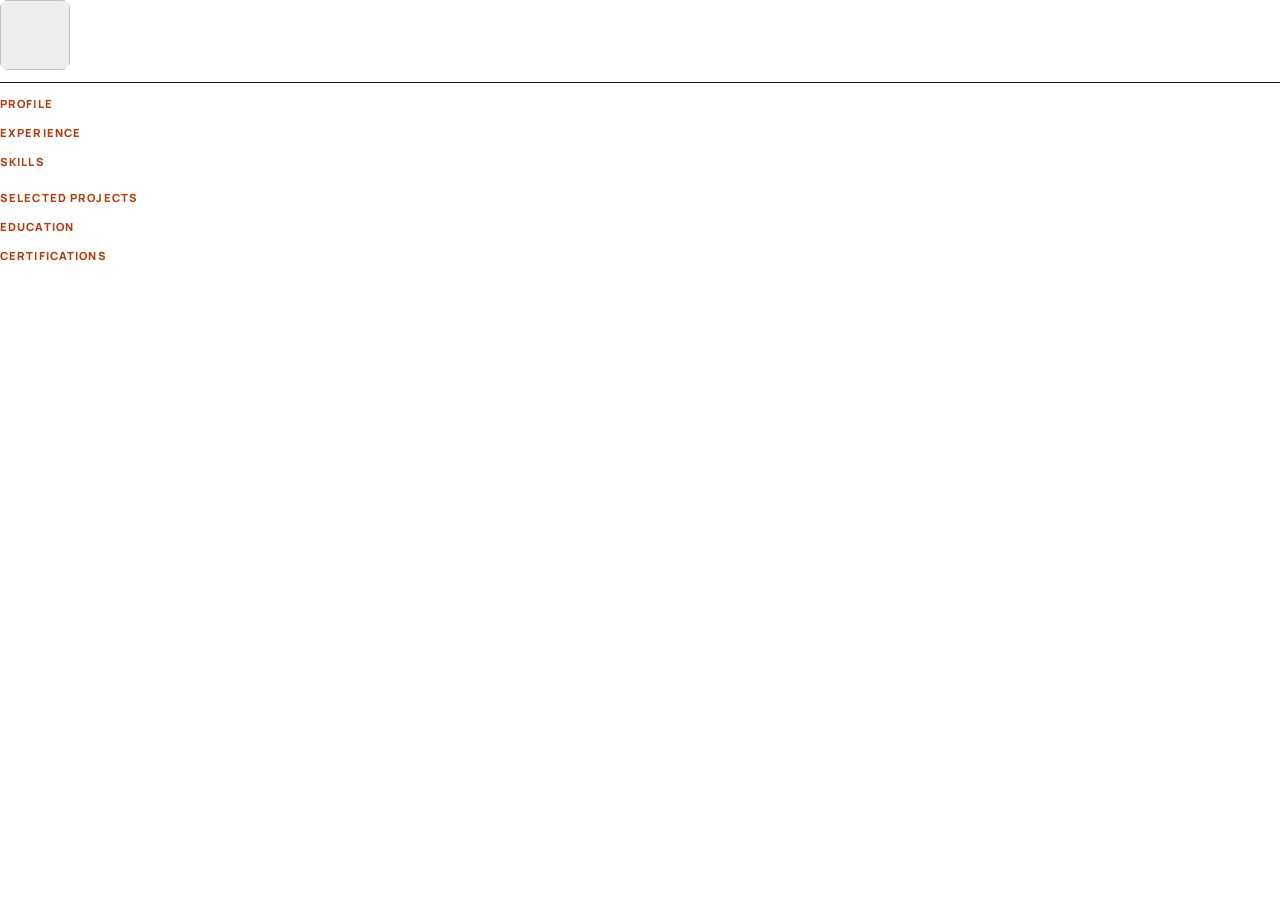
<file: tools/cv.html>
<!DOCTYPE html>
<html lang="en">
<head>
<meta charset="UTF-8"/>
<title>Mohammed Altoum — CV</title>
<!-- Print template for Mohammed-Altoum-CV.pdf. It holds no content of its
     own: tools/build-assets.js reads everything from index.html and hands it
     to render() below, so the site and the PDF can never disagree. -->
<style>
@font-face{font-family:'Manrope';font-weight:400 800;src:url('../assets/fonts/manrope-latin.woff2') format('woff2')}
@page{size:A4;margin:14mm 15mm 14mm}
*{box-sizing:border-box;margin:0;padding:0}
body{font-family:'Manrope',system-ui,sans-serif;font-size:9.4pt;line-height:1.45;color:#16181A}
a{color:inherit;text-decoration:none}
.accent{color:#B23C0B}
header{display:flex;gap:16px;align-items:center;padding-bottom:12px;border-bottom:1.5px solid #16181A;margin-bottom:12px}
header img{width:70px;height:70px;border-radius:8px;object-fit:cover;object-position:top;background:#EEE}
h1{font-size:22pt;line-height:1.05;letter-spacing:-.02em;font-weight:800}
.role{font-size:10.5pt;font-weight:600;margin-top:3px}
.contact{margin-top:5px;color:#444;font-size:8.6pt}
.contact span{white-space:nowrap}
.contact span + span::before{content:'·';margin:0 6px;color:#999}
h2{font-size:8.4pt;font-weight:800;letter-spacing:.1em;text-transform:uppercase;color:#B23C0B;margin:13px 0 6px}
.summary p + p{margin-top:5px}
.job{break-inside:avoid;margin-bottom:8px}
.job-head{display:flex;justify-content:space-between;gap:10px;align-items:baseline}
.job h3{font-size:10pt;font-weight:700}
.when{font-size:8.4pt;color:#555;white-space:nowrap;font-variant-numeric:tabular-nums}
.org{color:#444;font-size:8.8pt}
ul{padding-inline-start:13px;margin-top:3px}
li{margin-bottom:1.5px}
li::marker{color:#999}
.cols{display:grid;grid-template-columns:1fr 1fr;gap:4px 18px}
.skill b{font-weight:700}
.proj{break-inside:avoid;margin-bottom:6px}
.proj h3{font-size:9.4pt;font-weight:700;display:inline}
.proj .cat{color:#666;font-size:8.4pt;margin-inline-start:6px}
.cert{display:flex;justify-content:space-between;gap:8px;break-inside:avoid;padding:2px 0;border-bottom:.5px solid #E2E4E7}
.cert .who{color:#666}
.edu{break-inside:avoid;margin-bottom:5px}
.edu h3{font-size:9.6pt;font-weight:700}
</style>
</head>
<body>
<header>
  <img id="photo" alt=""/>
  <div>
    <h1 id="name"></h1>
    <div class="role" id="role"></div>
    <div class="contact" id="contact"></div>
  </div>
</header>
<section><h2>Profile</h2><div class="summary" id="summary"></div></section>
<section><h2>Experience</h2><div id="jobs"></div></section>
<section><h2>Skills</h2><div class="cols" id="skills"></div></section>
<section><h2>Selected projects</h2><div id="projects"></div></section>
<section><h2>Education</h2><div id="edu"></div></section>
<section><h2>Certifications</h2><div class="cols" id="certs"></div></section>
<script>
/* Builds with DOM nodes and textContent only, never innerHTML. */
function el(tag, cls, text) {
  var e = document.createElement(tag);
  if (cls) e.className = cls;
  if (text != null) e.textContent = text;
  return e;
}
function render(d) {
  document.getElementById('photo').src = d.photo;
  document.getElementById('name').textContent = d.name;
  document.getElementById('role').textContent = d.role;
  var c = document.getElementById('contact');
  d.contact.forEach(function (t) { c.appendChild(el('span', null, t)); });
  var s = document.getElementById('summary');
  d.summary.forEach(function (t) { s.appendChild(el('p', null, t)); });

  var jobs = document.getElementById('jobs');
  d.jobs.forEach(function (j) {
    var box = el('div', 'job'), head = el('div', 'job-head');
    head.appendChild(el('h3', null, j.title));
    head.appendChild(el('span', 'when', j.when));
    box.appendChild(head);
    box.appendChild(el('div', 'org', j.org));
    var ul = el('ul');
    j.bullets.forEach(function (b) { ul.appendChild(el('li', null, b)); });
    box.appendChild(ul);
    jobs.appendChild(box);
  });

  var sk = document.getElementById('skills');
  d.skills.forEach(function (g) {
    var p = el('div', 'skill');
    p.appendChild(el('b', null, g.group + ': '));
    p.appendChild(document.createTextNode(g.items.join(', ')));
    sk.appendChild(p);
  });

  var pr = document.getElementById('projects');
  d.projects.forEach(function (x) {
    var box = el('div', 'proj');
    box.appendChild(el('h3', null, x.title));
    box.appendChild(el('span', 'cat', x.cat));
    box.appendChild(el('div', null, x.text));
    pr.appendChild(box);
  });

  var ed = document.getElementById('edu');
  d.edu.forEach(function (x) {
    var box = el('div', 'edu');
    box.appendChild(el('h3', null, x.title));
    box.appendChild(el('div', 'org', x.where));
    ed.appendChild(box);
  });

  var ce = document.getElementById('certs');
  d.certs.forEach(function (x) {
    var row = el('div', 'cert'), l = el('span');
    l.appendChild(document.createTextNode(x.title + ' '));
    l.appendChild(el('span', 'who', '· ' + x.issuer));
    row.appendChild(l);
    row.appendChild(el('span', 'when', x.when));
    ce.appendChild(row);
  });
}
</script>
</body>
</html>
</file>
<file: css/style.css>
/* ═══════════════════════════════════════════════════════════════════════════
   Mohammed Altoum — portfolio
   A single stylesheet, organised top-down: tokens → primitives → chrome →
   sections → responsive → print. Everything is driven by custom properties so
   the light theme is a token swap rather than a second set of rules, and every
   directional value uses logical properties so the Arabic (RTL) layout mirrors
   without a single overriding rule.
   ═══════════════════════════════════════════════════════════════════════════ */

/* ── Fonts (self-hosted, so the page makes no third-party requests) ───────── */
@font-face{
  font-family:'Manrope';font-style:normal;font-weight:400 800;font-display:swap;
  src:url('../assets/fonts/manrope-latin.woff2') format('woff2');
  unicode-range:U+0000-00FF,U+0131,U+0152-0153,U+02BB-02BC,U+02C6,U+02DA,U+02DC,
    U+0304,U+0308,U+0329,U+2000-206F,U+20AC,U+2122,U+2191,U+2193,U+2212,U+2215,U+FEFF,U+FFFD;
}
@font-face{
  font-family:'JetBrains Mono';font-style:normal;font-weight:400 700;font-display:swap;
  src:url('../assets/fonts/jetbrainsmono-latin.woff2') format('woff2');
  unicode-range:U+0000-00FF,U+0131,U+0152-0153,U+02BB-02BC,U+02C6,U+02DA,U+02DC,
    U+0304,U+0308,U+0329,U+2000-206F,U+20AC,U+2122,U+2191,U+2193,U+2212,U+2215,U+FEFF,U+FFFD;
}
/* Arabic only — the unicode-range means English visitors never download it. */
@font-face{
  font-family:'Cairo';font-style:normal;font-weight:400 800;font-display:swap;
  src:url('../assets/fonts/cairo-arabic.woff2') format('woff2');
  unicode-range:U+0600-06FF,U+0750-077F,U+0870-088E,U+0890-0891,U+0898-08E1,
    U+08E3-08FF,U+200C-200E,U+2010-2011,U+204F,U+2E41,U+FB50-FDFF,U+FE70-FE74,U+FE76-FEFC;
}

/* ═══════════════ 1. DESIGN TOKENS ═══════════════
   One accent, used sparingly: links, the current role, the primary button.
   Everything else is graphite and type. No gradients, no glow. */
:root{
  /* Surfaces */
  --bg:#101214; --bg-2:#15181B;
  --surface:#171A1D; --surface-2:#1E2226;
  --line:rgba(255,255,255,.08); --line-2:rgba(255,255,255,.15);

  /* Ink */
  --text:#ECEDEE; --text-2:#B5BAC0; --muted:#8C9299;

  /* Accent — ember. #FF7A45 is 7.3:1 on --bg; the dark ink on it is 7.4:1. */
  --accent:#FF7A45; --accent-hover:#FF9166;
  --on-accent:#1A0C05;
  --accent-tint:rgba(255,122,69,.12);
  --ring:rgba(255,122,69,.6);
  --ok:#4ADE80;

  /* Chrome */
  --nav-bg:rgba(16,18,20,.88);
  --shadow:0 1px 2px rgba(0,0,0,.3);

  /* Type */
  --sans:'Manrope',system-ui,-apple-system,'Segoe UI',sans-serif;
  --mono:'JetBrains Mono',ui-monospace,SFMono-Regular,Menlo,monospace;
  --arabic:'Cairo','Manrope',system-ui,sans-serif;

  /* Metrics */
  --shell:1120px; --gutter:clamp(16px,5vw,40px);
  --nav-h:64px; --r:10px; --r-sm:7px;
  --sec-gap:clamp(72px,9vw,120px);
  --ease:cubic-bezier(.22,.85,.3,1);
  color-scheme:dark;
}

/* Light theme — recalibrated, not inverted: the accent darkens to #C2410C so
   it still clears 4.5:1 on white, and white text on it clears 5:1. */
:root[data-theme="light"]{
  --bg:#FAFAF9; --bg-2:#F3F3F1;
  --surface:#FFFFFF; --surface-2:#F5F5F3;
  --line:rgba(16,18,20,.1); --line-2:rgba(16,18,20,.2);
  --text:#121416; --text-2:#3E444A; --muted:#5E656C;
  --accent:#C2410C; --accent-hover:#9A3412;
  --on-accent:#FFFFFF;
  --accent-tint:rgba(194,65,12,.08);
  --ring:rgba(194,65,12,.55);
  --ok:#15803D;
  --nav-bg:rgba(250,250,249,.9);
  --shadow:0 1px 2px rgba(16,18,20,.06);
  color-scheme:light;
}

/* ═══════════════ 2. RESET & BASE ═══════════════ */
*,*::before,*::after{box-sizing:border-box;margin:0;padding:0}
html{
  scroll-behavior:smooth;
  scroll-padding-top:calc(var(--nav-h) + 24px);
  -webkit-text-size-adjust:100%;
}
body{
  background:var(--bg);color:var(--text);
  font-family:var(--sans);font-size:16px;line-height:1.65;font-weight:400;
  overflow-x:hidden;
  -webkit-font-smoothing:antialiased;text-rendering:optimizeLegibility;
}
img,svg{display:block;max-width:100%}
a{color:inherit;text-decoration:none}
button{font:inherit;color:inherit;background:none;border:none;cursor:pointer}
ul,ol{list-style:none}
::selection{background:var(--accent);color:var(--on-accent)}
:focus-visible{outline:2px solid var(--ring);outline-offset:3px;border-radius:4px}

h1,h2,h3,h4{line-height:1.15;font-weight:700;letter-spacing:-.02em}

.shell{max-width:var(--shell);margin-inline:auto;padding-inline:var(--gutter);position:relative}
.sr-only{position:absolute;width:1px;height:1px;padding:0;margin:-1px;overflow:hidden;clip:rect(0,0,0,0);white-space:nowrap;border:0}
.skip-link{
  position:absolute;inset-inline-start:-9999px;top:0;z-index:200;
  background:var(--accent);color:var(--on-accent);padding:12px 20px;
  font-size:.85rem;font-weight:600;border-end-end-radius:8px;
}
.skip-link:focus{inset-inline-start:0}

/* Arabic typography: Cairo throughout, and no letter-spacing / uppercasing,
   neither of which is meaningful in Arabic script. */
html[lang="ar"] body{font-family:var(--arabic)}
html[lang="ar"] h1,html[lang="ar"] h2,html[lang="ar"] h3,html[lang="ar"] h4,
html[lang="ar"] .lede,html[lang="ar"] .sec-lede,html[lang="ar"] .stat-num{
  font-family:var(--arabic);letter-spacing:0
}
/* Arabic sits on a taller box than Latin, so headings get their own leading
   rather than the tight Latin display value. */
html[lang="ar"] h1{line-height:1.35}
html[lang="ar"] h2{line-height:1.42}
html[lang="ar"] h3,html[lang="ar"] h4{line-height:1.5}
html[lang="ar"] .stat-num{line-height:1.2}
html[lang="ar"] .sec-index,html[lang="ar"] .nav-link,html[lang="ar"] .btn,
html[lang="ar"] .stat-label,html[lang="ar"] .tag,html[lang="ar"] .chip,
html[lang="ar"] .tl-period,html[lang="ar"] .meta,html[lang="ar"] .card-note,
html[lang="ar"] .p-cat,html[lang="ar"] .cert-issuer,html[lang="ar"] .badge,
html[lang="ar"] .idcard-rows dt,html[lang="ar"] .field label,html[lang="ar"] .clink-label,
html[lang="ar"] footer{
  font-family:var(--arabic);letter-spacing:0;text-transform:none
}
/* Latin-script identifiers (Odoo, Flutter, IDs) keep the mono face in Arabic. */
html[lang="ar"] .keep-mono{font-family:var(--mono);direction:ltr;display:inline-block}

/* ═══════════════ 3. PRIMITIVES ═══════════════ */
.btn{
  display:inline-flex;align-items:center;justify-content:center;gap:.55em;
  min-height:44px;padding:.7em 1.25em;border-radius:var(--r-sm);
  font-size:.92rem;font-weight:600;
  border:1px solid var(--line-2);color:var(--text);background:transparent;
  transition:border-color .18s,background-color .18s,color .18s;
}
.btn svg{width:16px;height:16px;flex:none;fill:none;stroke:currentColor;stroke-width:1.8;
  stroke-linecap:round;stroke-linejoin:round}
.btn-primary{background:var(--accent);color:var(--on-accent);border-color:var(--accent)}
.btn-primary:hover{background:var(--accent-hover);border-color:var(--accent-hover)}
.btn-ghost:hover{background:var(--surface-2);border-color:var(--text-2)}
.btn-hint{
  font-family:var(--mono);font-size:.66rem;font-weight:500;color:var(--muted);
  padding:.1em .4em;border:1px solid var(--line);border-radius:4px;
}

.tag{
  display:inline-flex;align-items:center;
  padding:.24em .62em;border-radius:5px;
  font-size:.74rem;font-weight:500;
  color:var(--text-2);background:var(--surface-2);
  white-space:nowrap;
}

/* Card: one flat surface treatment, used by every panel on the page. */
.card{
  position:relative;
  background:var(--surface);
  border:1px solid var(--line);
  border-radius:var(--r);
  box-shadow:var(--shadow);
}

/* Inline links inside prose. */
.lede a,.about-copy a,.form-note a{color:var(--accent);text-decoration:underline;text-underline-offset:3px}

/* ═══════════════ 4. NAVIGATION ═══════════════ */
.nav{
  position:sticky;top:0;z-index:50;
  height:var(--nav-h);
  background:var(--nav-bg);
  -webkit-backdrop-filter:blur(10px);backdrop-filter:blur(10px);
  border-bottom:1px solid transparent;
  transition:border-color .25s;
}
.nav.stuck{border-bottom-color:var(--line)}
.nav-inner{
  max-width:var(--shell);margin-inline:auto;padding-inline:var(--gutter);
  height:100%;display:flex;align-items:center;gap:20px;
}
.brand{display:flex;align-items:center;gap:10px;font-weight:700;font-size:1rem;letter-spacing:-.02em}
.brand-mark{
  width:30px;height:30px;border-radius:7px;flex:none;
  background:var(--text);color:var(--bg);
  display:grid;place-items:center;
  font-size:.74rem;font-weight:800;letter-spacing:-.02em;
}
.nav-links{display:flex;align-items:center;gap:2px;margin-inline-start:auto}
.nav-link{
  position:relative;padding:.45em .7em;border-radius:6px;
  font-size:.88rem;font-weight:500;color:var(--text-2);
  transition:color .18s,background-color .18s;
}
.nav-link:hover{color:var(--text);background:var(--surface-2)}
.nav-link.active{color:var(--text)}
.nav-link.active::after{
  content:'';position:absolute;inset-inline:.7em;bottom:.1em;height:2px;
  border-radius:2px;background:var(--accent);
}
.nav-tools{display:flex;align-items:center;gap:8px;margin-inline-start:12px}
.icon-btn{
  width:40px;height:40px;border-radius:var(--r-sm);flex:none;
  display:grid;place-items:center;
  border:1px solid var(--line);color:var(--text-2);
  font-size:.85rem;font-weight:700;
  transition:color .18s,border-color .18s,background-color .18s;
}
.icon-btn:hover{color:var(--text);border-color:var(--line-2);background:var(--surface-2)}
.icon-btn svg{width:18px;height:18px;fill:none;stroke:currentColor;stroke-width:1.7;
  stroke-linecap:round;stroke-linejoin:round}
/* The theme button shows the theme it switches TO. */
.theme-btn .ico-sun{display:block}
.theme-btn .ico-moon{display:none}
:root[data-theme="light"] .theme-btn .ico-sun{display:none}
:root[data-theme="light"] .theme-btn .ico-moon{display:block}
.burger .ico-close{display:none}
.burger[aria-expanded="true"] .ico-menu{display:none}
.burger[aria-expanded="true"] .ico-close{display:block}
.nav-cv{min-height:40px;padding:.5em 1em;font-size:.86rem}
.burger{display:none}

/* Mobile drawer */
.drawer{
  position:fixed;inset:var(--nav-h) 0 auto;z-index:49;
  background:var(--bg);
  border-bottom:1px solid var(--line);
  padding:8px var(--gutter) 22px;
  display:none;flex-direction:column;
  max-height:calc(100dvh - var(--nav-h));overflow-y:auto;
  box-shadow:0 18px 30px -20px rgba(0,0,0,.5);
}
.drawer.open{display:flex}
.drawer a:not(.btn){
  padding:.85em .1em;font-size:1.02rem;font-weight:600;color:var(--text-2);
  border-bottom:1px solid var(--line);
}
.drawer .btn{margin-top:18px}

/* ═══════════════ 5. HERO ═══════════════ */
.hero{padding-block:clamp(48px,8vw,104px) 0}
.hero-grid{
  display:grid;grid-template-columns:minmax(0,1.2fr) minmax(0,.8fr);
  gap:clamp(32px,6vw,80px);align-items:center;
}
.hero-status{
  display:inline-flex;align-items:center;gap:.55em;margin-bottom:24px;
  font-size:.86rem;font-weight:500;color:var(--text-2);
}
.dot{
  width:8px;height:8px;border-radius:50%;flex:none;background:var(--ok);
}
.hero h1{
  font-size:clamp(2.5rem,6vw,4.1rem);
  font-weight:800;letter-spacing:-.035em;line-height:1.02;
  margin-bottom:14px;
}
.hero-role{
  font-size:clamp(1.08rem,1.8vw,1.3rem);font-weight:600;color:var(--text);
  max-width:40ch;line-height:1.45;margin-bottom:20px;
}
.lede{
  font-size:clamp(1rem,1.4vw,1.08rem);
  color:var(--text-2);max-width:56ch;line-height:1.7;
}
.lede strong{color:var(--text);font-weight:600}
.hero-actions{display:flex;flex-wrap:wrap;gap:10px;margin-top:30px}
.hero-meta{
  display:flex;flex-wrap:wrap;align-items:center;gap:10px 22px;margin-top:28px;
  font-size:.88rem;color:var(--muted);
}
.hero-meta > *{display:inline-flex;align-items:center;gap:.45em}
.hero-meta svg{width:15px;height:15px;fill:none;stroke:currentColor;stroke-width:1.7;
  stroke-linecap:round;stroke-linejoin:round}
.hero-meta a{color:var(--text-2);transition:color .18s}
.hero-meta a:hover{color:var(--accent)}

/* Portrait card: the photo, then the four facts a recruiter checks first. */
.idcard{
  border-radius:var(--r);border:1px solid var(--line);background:var(--surface);
  overflow:hidden;box-shadow:var(--shadow);
}
.portrait-frame{
  background:var(--bg-2);
  display:grid;place-items:end center;
  aspect-ratio:1/.9;
}
.portrait{width:84%;max-width:300px;height:auto}
.idcard-rows{
  display:grid;grid-template-columns:1fr 1fr;gap:1px;
  background:var(--line);border-top:1px solid var(--line);
}
.idcard-rows div{background:var(--surface);padding:12px 16px}
.idcard-rows dt{font-size:.74rem;color:var(--muted);margin-bottom:2px}
.idcard-rows dd{font-size:.92rem;font-weight:600;color:var(--text)}

/* ═══════════════ 6. SECTION SCAFFOLD ═══════════════ */
/* Top padding only, so adjacent sections never stack their gutters. */
.section{padding-block:var(--sec-gap) 0;position:relative}
#contact{padding-block-end:calc(var(--sec-gap) * .6)}
.sec-head{margin-bottom:clamp(30px,4vw,48px);max-width:64ch}
.sec-index{
  display:block;margin-bottom:10px;
  font-size:.8rem;font-weight:700;letter-spacing:.08em;text-transform:uppercase;
  color:var(--accent);
}
.sec-head h2{
  font-size:clamp(1.8rem,3.8vw,2.6rem);font-weight:800;letter-spacing:-.03em;
  margin-bottom:14px;
}
.sec-lede{color:var(--text-2);font-size:clamp(.98rem,1.3vw,1.05rem);max-width:62ch}

/* ═══════════════ 7. ABOUT ═══════════════ */
.about-grid{display:grid;grid-template-columns:minmax(0,1fr) minmax(0,1fr);gap:clamp(28px,4vw,56px);align-items:start}
.about-copy p + p{margin-top:16px}
.about-copy p{color:var(--text-2);line-height:1.75}
.about-copy strong{color:var(--text);font-weight:600}

.stats{
  display:grid;grid-template-columns:repeat(2,minmax(0,1fr));gap:1px;margin-top:32px;
  background:var(--line);border:1px solid var(--line);border-radius:var(--r);overflow:hidden;
}
.stat{padding:18px 18px 16px;background:var(--surface);border:none;border-radius:0;box-shadow:none}
.stat-num{
  font-size:clamp(1.8rem,3.2vw,2.3rem);font-weight:800;letter-spacing:-.04em;
  line-height:1;margin-bottom:8px;font-variant-numeric:tabular-nums;color:var(--text);
}
.stat-label{font-size:.82rem;color:var(--muted);line-height:1.45}

.domains{display:grid;grid-template-columns:repeat(2,minmax(0,1fr));gap:12px}
.domain{display:flex;align-items:flex-start;gap:12px;padding:16px}
.domain-ico{
  width:34px;height:34px;border-radius:8px;flex:none;display:grid;place-items:center;
  background:var(--accent-tint);color:var(--accent);
}
.domain-ico svg{width:18px;height:18px;fill:none;stroke:currentColor;stroke-width:1.7;
  stroke-linecap:round;stroke-linejoin:round}
.domain h3{font-size:.95rem;font-weight:700;margin-bottom:3px;letter-spacing:-.01em}
.domain p{font-size:.84rem;color:var(--muted);line-height:1.5}

/* ═══════════════ 8. EXPERIENCE TIMELINE ═══════════════ */
.timeline{position:relative;padding-inline-start:28px}
.timeline::before{
  content:'';position:absolute;inset-block:10px 10px;inset-inline-start:4px;width:1px;
  background:var(--line-2);
}
.tl-item{position:relative;padding-bottom:20px}
.tl-item:last-child{padding-bottom:0}
.tl-item::before{
  content:'';position:absolute;inset-inline-start:-28px;
  top:26px;width:9px;height:9px;border-radius:50%;
  background:var(--bg);border:2px solid var(--line-2);
}
.tl-item.now::before{background:var(--accent);border-color:var(--accent)}
.tl-card{padding:clamp(18px,2.4vw,24px)}
.tl-top{display:flex;flex-wrap:wrap;align-items:center;gap:10px;margin-bottom:8px}
.tl-period{font-size:.82rem;font-weight:500;color:var(--muted);font-variant-numeric:tabular-nums}
.badge{
  padding:.12em .55em;border-radius:5px;
  font-size:.72rem;font-weight:600;
}
.badge-now{color:var(--accent);background:var(--accent-tint)}
.badge-intern{color:var(--text-2);background:var(--surface-2)}
.tl-card h3{font-size:clamp(1.06rem,1.8vw,1.18rem);font-weight:700;margin-bottom:3px}
.tl-org{font-size:.9rem;color:var(--text-2);margin-bottom:12px}
.tl-list{display:grid;gap:7px}
.tl-list li{
  position:relative;padding-inline-start:1.1em;
  font-size:.92rem;color:var(--text-2);line-height:1.6;
}
.tl-list li::before{
  content:'';position:absolute;inset-inline-start:0;top:.68em;
  width:5px;height:5px;border-radius:50%;background:var(--line-2);
}
.tl-list b{color:var(--text);font-weight:700}
.tl-tags{display:flex;flex-wrap:wrap;gap:6px;margin-top:14px}

/* Older roles sit behind a disclosure so the recent ones lead. */
.earlier{margin-top:20px;padding-inline-start:28px}
.earlier summary{
  display:inline-flex;align-items:center;gap:.6em;cursor:pointer;list-style:none;
  min-height:44px;padding:.5em 1em;border:1px solid var(--line-2);border-radius:var(--r-sm);
  font-size:.9rem;font-weight:600;color:var(--text-2);
  transition:color .18s,border-color .18s;
}
.earlier summary::-webkit-details-marker{display:none}
.earlier summary::before{
  content:'';width:7px;height:7px;flex:none;
  border-inline-end:1.8px solid currentColor;border-block-end:1.8px solid currentColor;
  transform:rotate(45deg) translate(-2px,-2px);transition:transform .2s;
}
.earlier[open] summary::before{transform:rotate(225deg) translate(-2px,-2px)}
.earlier summary:hover{color:var(--text);border-color:var(--text-2)}
.earlier-count{
  font-size:.72rem;color:var(--muted);background:var(--surface-2);
  padding:.05em .45em;border-radius:4px;
}
.earlier .timeline{margin-top:20px;margin-inline-start:-28px}

/* ═══════════════ 9. PROJECTS ═══════════════ */
.filters{display:flex;flex-wrap:wrap;gap:8px;margin-bottom:24px}
.chip{
  min-height:38px;padding:.4em .95em;border-radius:var(--r-sm);
  font-size:.86rem;font-weight:600;color:var(--text-2);
  border:1px solid var(--line);
  transition:color .18s,border-color .18s,background-color .18s;
}
.chip:hover{color:var(--text);border-color:var(--line-2)}
.chip[aria-pressed="true"]{color:var(--bg);background:var(--text);border-color:var(--text)}

.projects{display:grid;grid-template-columns:repeat(auto-fill,minmax(320px,1fr));gap:14px}
.project{display:flex;flex-direction:column;gap:12px;padding:clamp(18px,2.2vw,22px);transition:border-color .18s}
.project:hover{border-color:var(--line-2)}
.project[hidden]{display:none}
.p-top{display:flex;align-items:center;gap:12px}
.p-ico{
  width:38px;height:38px;border-radius:8px;flex:none;display:grid;place-items:center;
  background:var(--accent-tint);color:var(--accent);
}
.p-ico svg{width:19px;height:19px;fill:none;stroke:currentColor;stroke-width:1.7;
  stroke-linecap:round;stroke-linejoin:round}
.p-cat{font-size:.76rem;font-weight:500;color:var(--muted);display:block;margin-bottom:2px}
.project h3{font-size:1.04rem;font-weight:700;letter-spacing:-.015em;line-height:1.3}
.p-meta{font-family:var(--mono);font-size:.72rem;color:var(--muted);margin-top:-4px}
.project p{font-size:.9rem;color:var(--text-2);line-height:1.65}
.project p b{color:var(--text);font-weight:700}
.p-tags{display:flex;flex-wrap:wrap;gap:6px;margin-top:auto;padding-top:4px}
.card-note{
  font-size:.86rem;color:var(--muted);margin-top:20px;
  display:flex;align-items:center;gap:.55em;
}
.card-note svg{width:15px;height:15px;flex:none;fill:none;stroke:currentColor;
  stroke-width:1.7;stroke-linecap:round;stroke-linejoin:round}

/* ═══════════════ 10. SKILLS ═══════════════ */
.stack-groups{display:grid;gap:14px;grid-template-columns:repeat(2,minmax(0,1fr))}
.stack-group{padding:clamp(18px,2.2vw,22px);display:flex;flex-direction:column}
.stack-group h3{
  font-size:1rem;font-weight:700;letter-spacing:-.01em;
  padding-bottom:12px;margin-bottom:14px;border-bottom:1px solid var(--line);
}
.stack-list{display:grid;gap:10px}
.stack-row{display:flex;align-items:center;gap:10px}
.stack-row svg{
  width:16px;height:16px;flex:none;fill:none;stroke:var(--accent);stroke-width:1.7;
  stroke-linecap:round;stroke-linejoin:round;
}
.stack-name{font-size:.9rem;font-weight:600}
.stack-note{font-size:.76rem;color:var(--muted);margin-inline-start:auto;text-align:end}
.skill-cloud{display:flex;flex-wrap:wrap;gap:6px;margin-top:auto;padding-top:16px}

/* ═══════════════ 11. CREDENTIALS ═══════════════ */
.certs{display:grid;grid-template-columns:repeat(auto-fill,minmax(300px,1fr));gap:12px}
.cert{padding:16px 18px;display:flex;flex-direction:column;gap:5px}
.cert-issuer{font-size:.76rem;font-weight:700;color:var(--accent)}
.cert h3{font-size:.95rem;font-weight:700;line-height:1.35;letter-spacing:-.01em}
.cert-when{font-size:.8rem;color:var(--muted)}
.cert-what{font-size:.84rem;color:var(--text-2);line-height:1.5}
.cert-id{
  font-family:var(--mono);font-size:.68rem;color:var(--muted);
  margin-top:auto;padding-top:8px;overflow-wrap:anywhere;
}
.edu-grid{display:grid;grid-template-columns:repeat(auto-fit,minmax(300px,1fr));gap:14px}
.sub-head{font-size:1.15rem;font-weight:700;margin:40px 0 16px}
.edu{padding:clamp(18px,2.2vw,24px)}
.edu-level{
  display:inline-block;padding:.12em .55em;border-radius:5px;margin-bottom:12px;
  font-size:.72rem;font-weight:700;color:var(--accent);background:var(--accent-tint);
}
.edu h3{font-size:1.04rem;font-weight:700;margin-bottom:4px}
.edu .meta{font-size:.9rem;color:var(--text-2);margin-bottom:2px}
.edu .meta-sub{font-size:.84rem;color:var(--muted);margin-bottom:12px;line-height:1.5}
.edu p{font-size:.9rem;color:var(--text-2);line-height:1.65}

/* ═══════════════ 12. CONTACT & FOOTER ═══════════════ */
.contact-grid{display:grid;grid-template-columns:minmax(0,1fr) minmax(0,1fr);gap:clamp(24px,4vw,48px);align-items:start}
.contact-links{display:grid;gap:10px}
.clink{display:flex;align-items:center;gap:14px;padding:14px 16px;transition:border-color .18s}
a.clink:hover{border-color:var(--line-2)}
.clink-ico{
  width:38px;height:38px;border-radius:8px;flex:none;display:grid;place-items:center;
  background:var(--accent-tint);color:var(--accent);
}
.clink-ico svg{width:18px;height:18px;fill:none;stroke:currentColor;stroke-width:1.7;
  stroke-linecap:round;stroke-linejoin:round}
.clink-label{font-size:.76rem;color:var(--muted);display:block;margin-bottom:1px}
.clink-value{font-size:.95rem;font-weight:600;overflow-wrap:anywhere}
.clink-arrow{margin-inline-start:auto;color:var(--muted);flex:none;transition:color .18s,transform .18s var(--ease)}
a.clink:hover .clink-arrow{color:var(--accent)}
html[dir="ltr"] a.clink:hover .clink-arrow{transform:translateX(3px)}
html[dir="rtl"] a.clink:hover .clink-arrow{transform:translateX(-3px)}
.clink-arrow svg{width:16px;height:16px;fill:none;stroke:currentColor;stroke-width:1.8;
  stroke-linecap:round;stroke-linejoin:round}
html[dir="rtl"] .clink-arrow svg{transform:scaleX(-1)}

.form-card{padding:clamp(20px,2.6vw,26px)}
.field{display:grid;gap:6px;margin-bottom:14px}
.field label{font-size:.84rem;font-weight:600;color:var(--text-2)}
.field input,.field textarea{
  width:100%;padding:.7em .85em;border-radius:var(--r-sm);
  background:var(--bg);border:1px solid var(--line-2);color:var(--text);
  font-family:inherit;font-size:1rem;line-height:1.5;
  transition:border-color .18s,box-shadow .18s;
}
.field textarea{resize:vertical;min-height:120px}
.field input:focus,.field textarea:focus{
  outline:none;border-color:var(--accent);box-shadow:0 0 0 3px var(--accent-tint);
}
.field input::placeholder,.field textarea::placeholder{color:var(--muted);opacity:.8}
.form-card .btn{width:100%}
.form-note{font-size:.8rem;color:var(--muted);margin-top:12px;line-height:1.5}

footer{
  border-top:1px solid var(--line);
  padding-block:40px 30px;margin-top:var(--sec-gap);
}
.foot-grid{
  display:grid;grid-template-columns:minmax(0,1.5fr) minmax(0,1fr) minmax(0,1fr);
  gap:32px;margin-bottom:30px;
}
.foot-brand p{font-size:.88rem;color:var(--muted);margin-top:12px;max-width:40ch;line-height:1.6}
.foot-col h3{font-size:.8rem;font-weight:700;color:var(--text);margin-bottom:12px}
.foot-col ul{display:grid;gap:8px}
.foot-col a{font-size:.88rem;color:var(--text-2);transition:color .18s}
.foot-col a:hover{color:var(--accent)}
.foot-bar{
  display:flex;flex-wrap:wrap;align-items:center;justify-content:space-between;gap:12px;
  padding-top:20px;border-top:1px solid var(--line);
  font-size:.82rem;color:var(--muted);
}

.to-top{
  position:fixed;inset-block-end:20px;inset-inline-end:20px;z-index:45;
  width:44px;height:44px;border-radius:var(--r-sm);
  display:grid;place-items:center;
  background:var(--surface);border:1px solid var(--line-2);color:var(--text-2);
  box-shadow:0 6px 18px -8px rgba(0,0,0,.45);
  opacity:0;visibility:hidden;transform:translateY(8px);
  transition:opacity .25s,transform .25s var(--ease),visibility .25s,color .18s;
}
.to-top.show{opacity:1;visibility:visible;transform:none}
.to-top:hover{color:var(--text)}
.to-top svg{width:18px;height:18px;fill:none;stroke:currentColor;stroke-width:1.9;
  stroke-linecap:round;stroke-linejoin:round}

/* ═══════════════ 13. MOTION ═══════════════
   One quiet fade as sections enter. Nothing loops, nothing glows. */
.rv{opacity:0;transform:translateY(10px);transition:opacity .5s var(--ease),transform .5s var(--ease)}
.rv.in{opacity:1;transform:none}
.rv-d1{transition-delay:.05s}
.rv-d2{transition-delay:.1s}
.rv-d3{transition-delay:.15s}
/* No JS: content must never stay hidden. */
html:not(.js) .rv{opacity:1;transform:none}

@media (prefers-reduced-motion:reduce){
  html{scroll-behavior:auto}
  *,*::before,*::after{
    animation-duration:.01ms!important;animation-iteration-count:1!important;
    transition-duration:.01ms!important;scroll-behavior:auto!important;
  }
  .rv{opacity:1;transform:none}
}

/* ═══════════════ 14. RESPONSIVE ═══════════════
   Breakpoints sit where this layout actually breaks, not at device names. */
@media (max-width:1040px){
  .nav-link{padding:.45em .55em;font-size:.85rem}
}
@media (max-width:980px){
  .nav-links,.nav-cv{display:none}
  .burger{display:grid}
  .nav-tools{margin-inline-start:auto}
  .foot-grid{grid-template-columns:minmax(0,1fr) minmax(0,1fr)}
  .foot-brand{grid-column:1/-1}
}
@media (max-width:900px){
  .hero-grid,.about-grid,.contact-grid{grid-template-columns:minmax(0,1fr)}
  .hero-grid{gap:40px}
  .idcard{max-width:420px;width:100%}
  .stats{grid-template-columns:repeat(4,minmax(0,1fr))}
}
@media (max-width:720px){
  :root{--nav-h:60px;--sec-gap:clamp(56px,13vw,80px)}
  .hero{padding-block:32px 0}
  .stats{grid-template-columns:repeat(2,minmax(0,1fr))}
  .domains{grid-template-columns:minmax(0,1fr)}
  .projects,.certs,.stack-groups{grid-template-columns:minmax(0,1fr)}
  .hero-actions .btn{flex:1 1 auto}
  .timeline{padding-inline-start:22px}
  .tl-item::before{inset-inline-start:-22px}
  .earlier{padding-inline-start:22px}
  .earlier .timeline{margin-inline-start:-22px}
  .foot-grid{grid-template-columns:minmax(0,1fr);gap:24px}
  .to-top{inset-block-end:16px;inset-inline-end:16px}
}
@media (max-width:560px){
  .idcard-rows div{padding:10px 12px}
  .hero-meta{gap:8px 16px}
  .filters{gap:6px;flex-wrap:nowrap;overflow-x:auto;margin-inline:calc(var(--gutter) * -1);
    padding-inline:var(--gutter);scrollbar-width:none}
  .filters::-webkit-scrollbar{display:none}
  .chip{flex:none}
  .foot-bar{flex-direction:column;align-items:flex-start;gap:8px}
}
@media (max-width:380px){
  .hero-actions .btn{width:100%}
}

/* ═══════════════ 15. PRINT ═══════════════
   A plain, ink-cheap fallback if someone prints the page itself. The proper
   CV is the PDF linked from the "Download CV" buttons. */
@media print{
  /* :root[data-theme="light"] outranks a bare :root, so all three forms are
     matched to make sure the light palette never leaks into print. */
  :root,:root[data-theme="light"],:root[data-theme="dark"]{
    --bg:#fff;--bg-2:#fff;--surface:#fff;--surface-2:#f2f2f2;
    --line:#D6D9DE;--line-2:#B9BEC6;
    --text:#000;--text-2:#222;--muted:#555;
    --accent:#9A3412;--accent-tint:transparent;--shadow:none;
    --sec-gap:20px;--shell:100%;--gutter:0;
  }
  body{font-size:10.5pt;line-height:1.45;background:#fff}
  .nav,.drawer,.to-top,.filters,.form-card,.hero-actions,.skip-link,
  .nav-tools,.card-note,.foot-col,.hero-status,.earlier summary{display:none!important}
  .section{padding-block:12px 0;break-inside:auto}
  .hero{padding-block:0}
  .hero-grid{grid-template-columns:1fr 160px;gap:20px}
  .idcard{border:none;box-shadow:none}
  .idcard-rows{display:none}
  .portrait-frame{background:none;aspect-ratio:auto}
  .portrait{width:140px}
  .card{box-shadow:none}
  .rv{opacity:1!important;transform:none!important}
  .tl-item,.project,.cert,.edu,.stack-group{break-inside:avoid}
  .sec-head{margin-bottom:12px}
  .projects,.certs{grid-template-columns:repeat(2,1fr);gap:8px}
  .project[hidden]{display:flex!important}
  .earlier{padding:0;margin-top:20px}
  .earlier .timeline{margin:0}
  a[href^="http"]::after{content:" (" attr(href) ")";font-size:8pt;color:#555;word-break:break-all}
  footer{margin-top:14px;padding-block:10px}
}

/* Icon sprite host — present in the DOM, never painted. */
.sprite{position:absolute;width:0;height:0;overflow:hidden}

/* 404 page */
.notfound{min-height:100vh;display:grid;align-items:center;padding-block:40px}
.notfound h1{font-size:clamp(1.8rem,3.8vw,2.6rem);font-weight:800;letter-spacing:-.03em;margin-bottom:14px}
</file>
